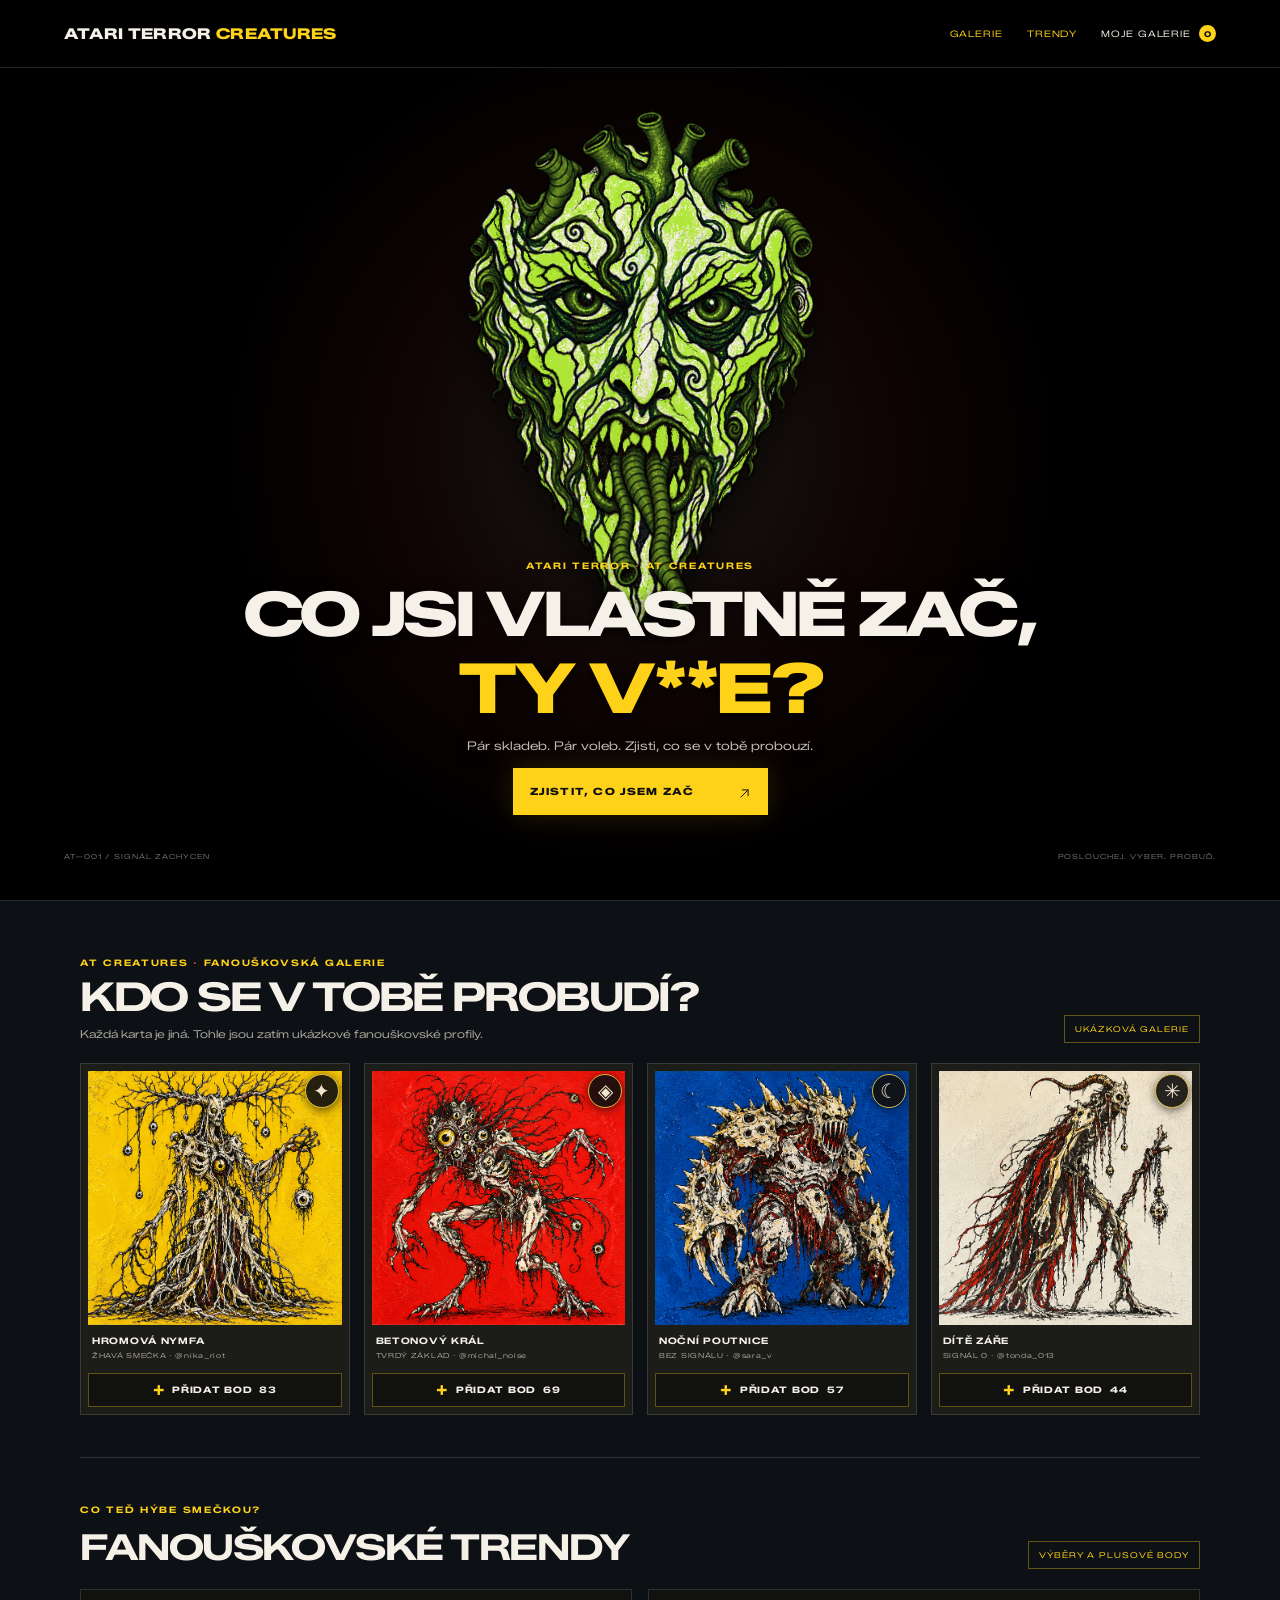
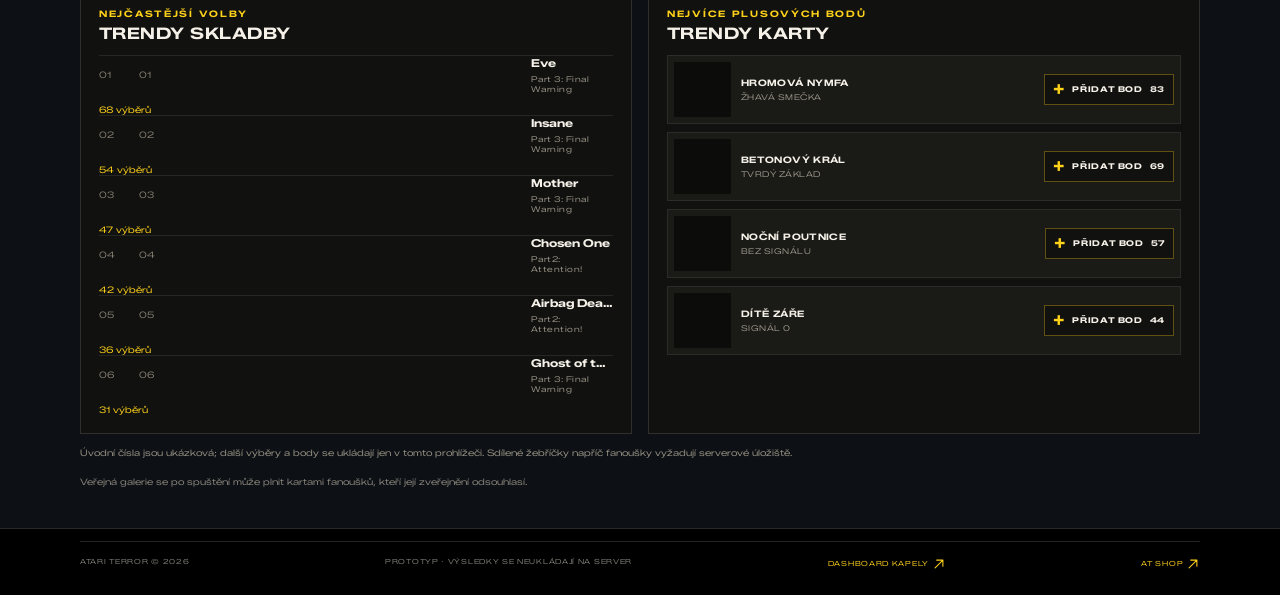
<file: index.html>
<!doctype html>
<html lang="cs">
<head>
  <meta charset="utf-8">
  <meta name="viewport" content="width=device-width, initial-scale=1">
  <meta http-equiv="refresh" content="0; url=at-creatures-prototype/">
  <title>Atari Terror Creatures</title>
  <link rel="canonical" href="at-creatures-prototype/">
</head>
<body>
  <p><a href="at-creatures-prototype/">Otevřít Atari Terror Creatures</a></p>
</body>
</html>
</file>
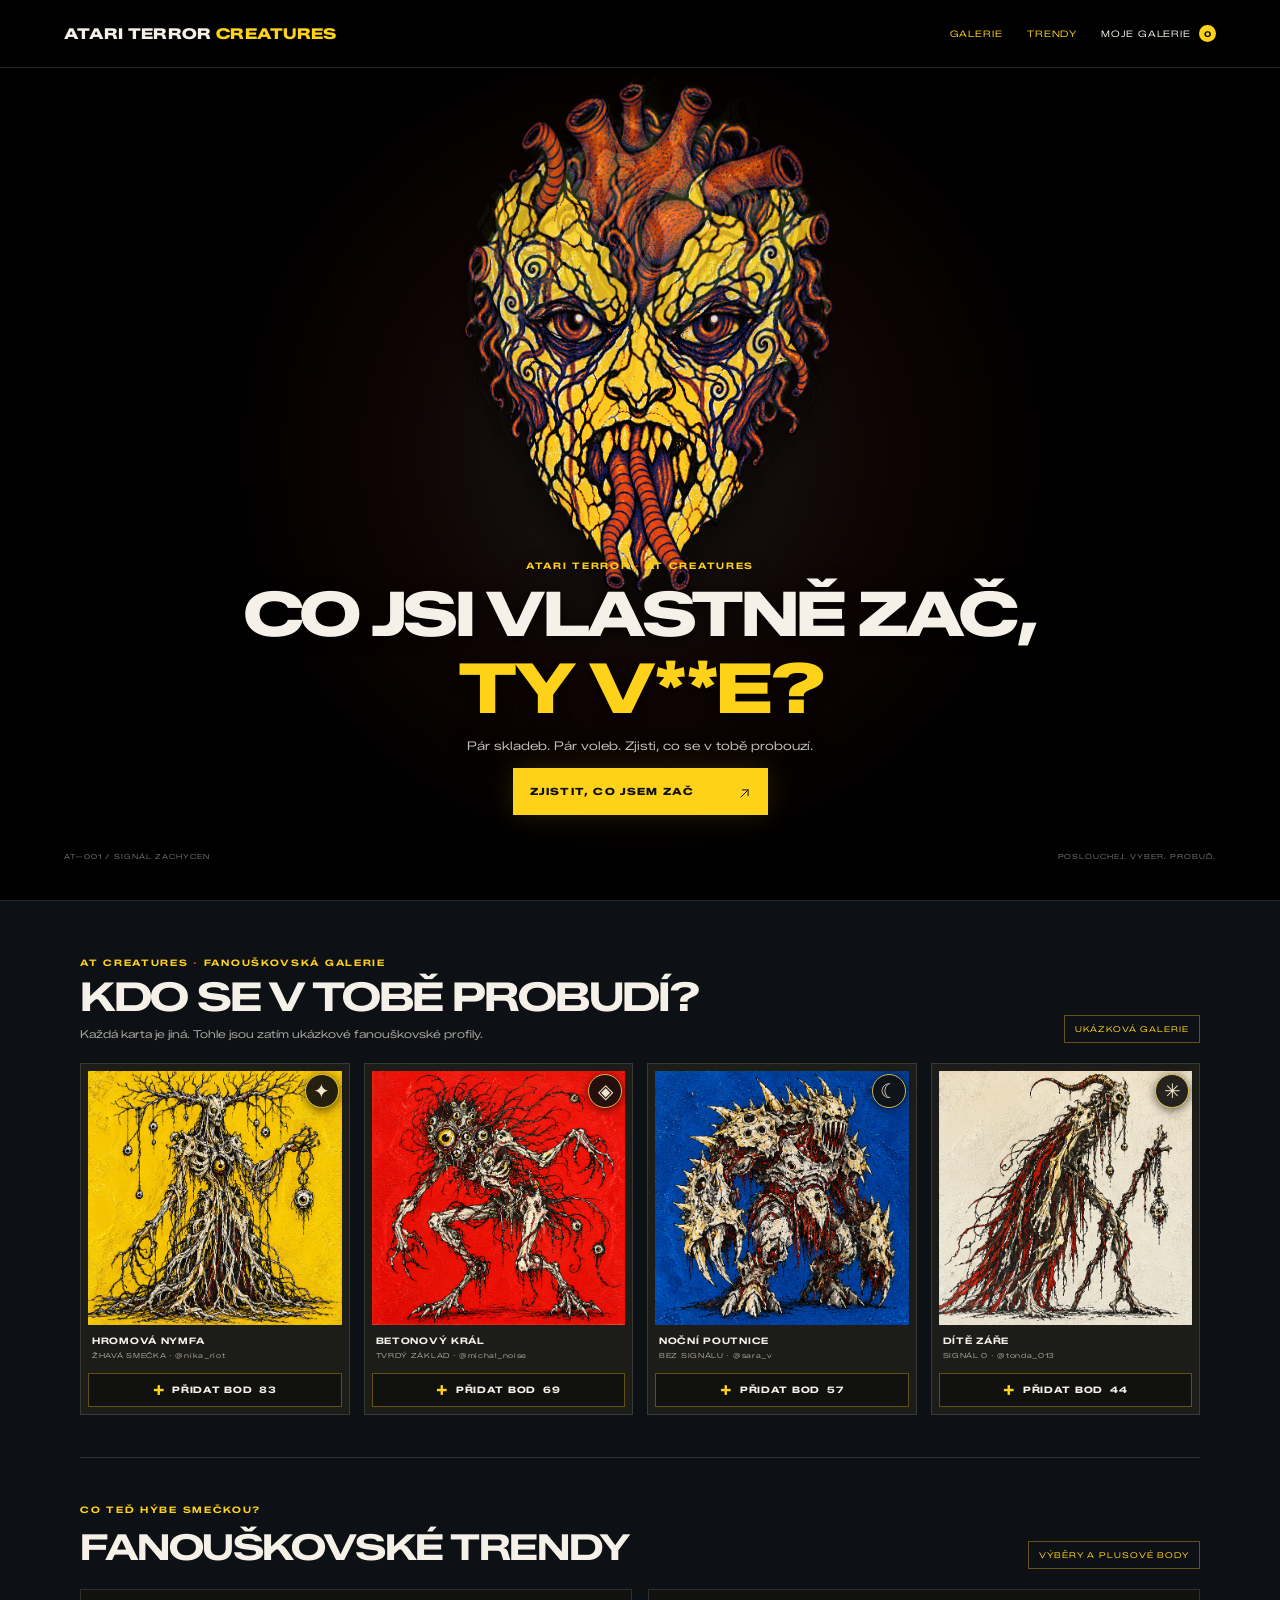
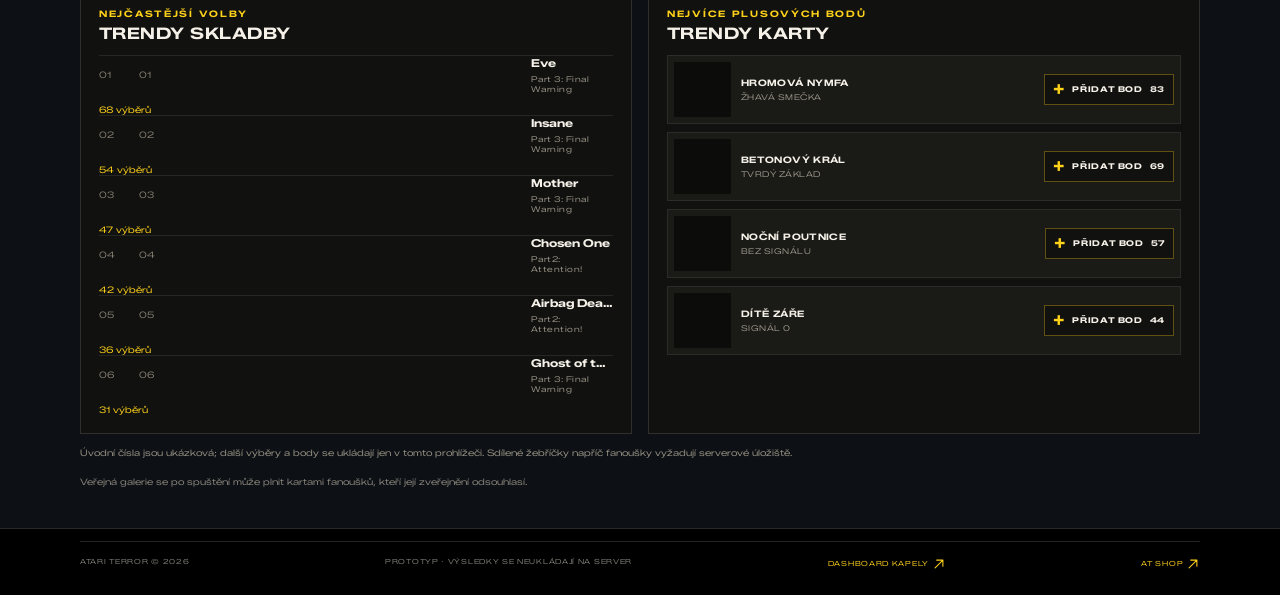
<file: at-creatures-prototype/index.html>
<!doctype html>
<html lang="cs">
<head>
  <meta charset="utf-8">
  <meta name="viewport" content="width=device-width, initial-scale=1">
  <meta name="theme-color" content="#123e78">
  <meta name="description" content="Co jsi vlastně zač, ty V**E? Vytvoř si vlastní Atari Terror bytost podle skladeb, které máš rád.">
  <meta property="og:type" content="website">
  <meta property="og:title" content="Co jsi vlastně zač, ty V**E?">
  <meta property="og:description" content="Vytvoř si vlastní Atari Terror bytost podle skladeb, které máš rád.">
  <meta name="twitter:card" content="summary_large_image">
  <meta name="twitter:title" content="Co jsi vlastně zač, ty V**E?">
  <meta name="twitter:description" content="Vytvoř si vlastní Atari Terror bytost podle skladeb, které máš rád.">
  <title>Co jsi vlastně zač, ty V**E? — Atari Terror Creatures</title>
  <link rel="icon" href="../work-web-preview/assets/images/atari-wordmark.png">
  <link rel="stylesheet" href="app.css">
</head>
<body>
  <header class="topbar">
    <a class="wordmark" id="brand-home" href="#landing-screen" aria-label="Atari Terror Creatures — zpět na úvod">ATARI TERROR <span>CREATURES</span></a>
    <div class="topbar-links"><button class="topbar-return" id="return-home" type="button" hidden>← ÚVOD</button><a class="topbar-community" href="#community-gallery">GALERIE</a><a class="topbar-community" href="#fan-trends">TRENDY</a><button class="topbar-gallery" id="open-gallery" type="button">MOJE GALERIE <span id="gallery-count">0</span></button></div>
  </header>

  <main class="landing-screen" id="landing-screen" aria-labelledby="landing-title">
    <div class="landing-aura" aria-hidden="true"></div>
    <div class="organism-orbit" aria-hidden="true"><div class="organism-turn">
      <canvas class="face-frame" id="intro-face" aria-label="Plynule se proměňující ilustrace bytosti"></canvas>
    </div></div>
    <div class="landing-copy"><p class="eyebrow">ATARI TERROR <span>·</span> AT CREATURES</p><h1 id="landing-title">CO JSI VLASTNĚ ZAČ,<br><em>TY V**E?</em></h1><p>Pár skladeb. Pár voleb. Zjisti, co se v tobě probouzí.</p><button class="primary-button landing-cta" id="start-app" type="button">ZJISTIT, CO JSEM ZAČ <span><svg class="line-arrow" viewBox="0 0 18 18" aria-hidden="true"><path d="M4 14 14 4M6 4h8v8"/></svg></span></button></div>
    <div class="landing-corners" aria-hidden="true"><span>AT—001 / SIGNÁL ZACHYCEN</span><span>POSLOUCHEJ. VYBER. PROBUĎ.</span></div>
  </main>

  <main class="shell" id="app-shell" hidden>
    <div class="app-heading"><p class="eyebrow">AT CREATURES <span>·</span> VYTVOŘ SI SVOU BYTOST</p></div>

    <nav class="steps" aria-label="Postup tvorby">
      <button class="step is-active" data-step-link="songs" type="button"><span>01</span> SKLADBY</button>
      <span class="step-line"></span>
      <button class="step" data-step-link="identity" type="button"><span>02</span> PODOBA</button>
      <span class="step-line"></span>
      <button class="step" data-step-link="result" type="button"><span>03</span> BYTOST</button>
    </nav>

    <section class="screen is-visible" id="screen-songs" data-screen="songs" aria-labelledby="songs-title">
      <div class="screen-heading">
        <div><p class="eyebrow">KROK 01 / 03</p><h2 id="songs-title">VYBER AŽ PĚT SKLADEB</h2><p class="muted">Které tě vystihují nejvíc? Můžeš vybrat i žádnou.</p></div>
        <div class="counter"><strong id="song-count">0</strong><span> / 5</span></div>
      </div>
      <div class="song-layout">
        <div><div class="song-list" id="song-list" role="group" aria-label="Výběr skladeb"></div><button class="spotify-unknown" id="unknown-song" type="button"><span class="spotify-launch" aria-hidden="true"><svg class="line-arrow" viewBox="0 0 18 18" aria-hidden="true"><path d="M4 14 14 4M6 4h8v8"/></svg></span> SKLADBU JEŠTĚ NEZNÁM, PUSŤ MI</button></div>
        <aside class="side-note song-side-panel"><p>Hudba je jen začátek. V další části zvolíš podobu a věk své bytosti.</p><div class="sound-mark" aria-hidden="true"><span></span><span></span><span></span><span></span><span></span><span></span><span></span></div><div class="song-side-actions"><button class="primary-button" data-next="identity" type="button">POKRAČOVAT <span><svg class="line-arrow" viewBox="0 0 18 18" aria-hidden="true"><path d="M4 14 14 4M6 4h8v8"/></svg></span></button><button class="text-button" id="skip-songs" type="button">PŘESKOČIT VÝBĚR <span><svg class="line-arrow" viewBox="0 0 18 18" aria-hidden="true"><path d="M4 14 14 4M6 4h8v8"/></svg></span></button></div></aside>
      </div>
    </section>

    <section class="screen" id="screen-identity" data-screen="identity" aria-labelledby="identity-title" hidden>
      <div class="screen-heading"><div><p class="eyebrow">KROK 02 / 03</p><h2 id="identity-title">JAKOU MÁ MÍT PODOBU?</h2><p class="muted">Vyber si podobu a věkovou kategorii. Nebo nech překvapit nás.</p></div></div>
      <div class="identity-grid">
        <fieldset class="choice-field"><legend>POVaha / VZHLED</legend><div class="choice-grid" id="presentation-choices">
          <label class="choice"><input type="radio" name="presentation" value="maskulinní" checked><span class="choice-symbol">M</span><span>Maskulinní</span></label>
          <label class="choice"><input type="radio" name="presentation" value="femininní"><span class="choice-symbol">F</span><span>Femininní</span></label>
          <label class="choice"><input type="radio" name="presentation" value="androgynní"><span class="choice-symbol">A</span><span>Androgynní</span></label>
          <label class="choice"><input type="radio" name="presentation" value="náhodná"><span class="choice-symbol">?</span><span>Překvap mě</span></label>
        </div></fieldset>
        <fieldset class="choice-field"><legend>VĚK BYTOSTI</legend><div class="age-grid" id="age-choices">
          <label class="age-choice"><input type="radio" name="age" value="mládě"><span>MLÁDĚ</span><small>0–12</small></label>
          <label class="age-choice"><input type="radio" name="age" value="teenager"><span>TEEN</span><small>13–19</small></label>
          <label class="age-choice"><input type="radio" name="age" value="mladá krev" checked><span>MLADÁ KREV</span><small>20–35</small></label>
          <label class="age-choice"><input type="radio" name="age" value="zkušená síla"><span>ZKUŠENÁ SÍLA</span><small>36–59</small></label>
          <label class="age-choice"><input type="radio" name="age" value="stará duše"><span>STARÁ DUŠE</span><small>60+</small></label>
          <label class="age-choice"><input type="radio" name="age" value="náhodný věk"><span>NECHÁM TO NA VÁS</span><small>bez limitu</small></label>
        </div></fieldset>
      </div>
      <div class="question-row"><div><p class="eyebrow">JEŠTĚ JEDNA VĚC</p><h3>CO JE TI BLÍŽ?</h3></div><div class="segmented" role="group" aria-label="Osobnostní ladění"><button class="segment is-selected" type="button" data-vibe="chaos" aria-pressed="true">CHAOS</button><button class="segment" type="button" data-vibe="klid" aria-pressed="false">KLID</button><button class="segment" type="button" data-vibe="kontrola" aria-pressed="false">KONTROLA</button><button class="segment" type="button" data-vibe="boj" aria-pressed="false">BOJ</button><button class="segment" type="button" data-vibe="noc" aria-pressed="false">NOC</button><button class="segment" type="button" data-vibe="den" aria-pressed="false">DEN</button><button class="segment" type="button" data-vibe="jedno" aria-pressed="false">JE MI TO JEDNO</button></div></div>
      <div class="screen-actions"><button class="text-button" data-back="songs" type="button">← ZPĚT KE SKLADBÁM</button><button class="primary-button" data-next="result" type="button">VYTVOŘIT BYTOST <span><svg class="line-arrow" viewBox="0 0 18 18" aria-hidden="true"><path d="M4 14 14 4M6 4h8v8"/></svg></span></button></div>
    </section>

    <section class="screen result-screen" id="screen-result" data-screen="result" aria-labelledby="result-title" hidden>
      <div class="result-topline"><div><p class="eyebrow">KROK 03 / 03 <span>·</span> TVŮJ OSOBNÍ EXEMPLÁŘ</p><p class="muted" id="result-origin">Vytvořeno z tvých voleb</p></div><button class="text-button reroll" id="reroll" type="button">VYGENEROVAT ZNOVU ↻</button></div>
      <div class="result-grid">
        <div class="creature-stage" id="creature-stage" aria-label="Ilustrace vytvořené bytosti">
          <div class="creature-backdrop"></div><div class="creature-glow"></div>
          <div class="creature-art" id="creature-art" aria-hidden="true"></div>
          <div class="stage-caption"><span id="creature-code">AT—001</span><span>ATARI TERROR / ARCHIVE</span></div>
        </div>
        <div class="result-copy"><p class="eyebrow" id="creature-class">NOČNÍ SIGNÁL · HLÍDAČ</p><h2 id="result-title">REZAVÝ<br><em>PROROK</em></h2><p class="creature-quote" id="creature-quote">„Drží směr, i když se okolní svět rozpadá.“</p><p class="creature-desc" id="creature-desc">Zrozená z hluku a neústupnosti. Nečeká na povolení — ukáže cestu a jde první.</p><p class="song-interpretation" id="song-interpretation" hidden></p>
          <div class="result-tags"><span id="tag-age">MLADÁ KREV</span><span id="tag-presentation">MASKULINNÍ</span><span id="tag-vibe">CHAOS</span><span id="tag-sigil">ZNAK SMEČKY · ✦ JISKRA</span></div>
          <p class="sigil-invite">Tenhle znak sdílíš s dalšími fanoušky. Na koncertě ho hledej na kartách ostatních.</p>
          <div class="result-actions"><button class="primary-button" id="download-card" type="button">STÁHNOUT KARTU <span>↓</span></button><button class="secondary-button" id="like-current-card" type="button" aria-pressed="false">+1 <span>LÍBÍ SE MI</span> <b id="current-card-votes">0</b></button><button class="secondary-button" id="save-card" type="button">ULOŽIT DO GALERIE +</button><button class="secondary-button" id="share-card" type="button">SDÍLET <svg class="line-arrow" viewBox="0 0 18 18" aria-hidden="true"><path d="M4 14 14 4M6 4h8v8"/></svg></button></div>
          <p class="feedback" id="feedback" role="status" aria-live="polite"></p>
        </div>
      </div>
      <section class="outputs" aria-labelledby="outputs-title"><div class="outputs-heading"><div><p class="eyebrow">TVŮJ MOTIV MŮŽE ŽÍT DÁL</p><h3 id="outputs-title">VYBER SI VÝSTUP</h3></div><span class="free-label">KARTA KE STAŽENÍ ZDARMA</span></div><div class="output-grid">
        <article class="output-item"><div class="output-glyph glyph-logo">AT</div><div><h4>VLASTNÍ ZNAK</h4><p>Digitální logo tvé frakce.</p><button data-output="logo" type="button">STÁHNOUT ZNAK ↓</button></div></article>
        <article class="output-item"><div class="output-glyph glyph-poster">✳</div><div><h4>PLAKÁT</h4><p>Tvůj motiv ve formátu na výšku.</p><button data-output="poster" type="button">NÁHLED PLAKÁTU <svg class="line-arrow" viewBox="0 0 18 18" aria-hidden="true"><path d="M4 14 14 4M6 4h8v8"/></svg></button></div></article>
        <article class="output-item"><div class="output-glyph glyph-shirt">AT</div><div><h4>TRIČKO</h4><p>Tvůj motiv na tričku.</p><button data-output="shirt" type="button">NÁHLED A OBJEDNÁNÍ <svg class="line-arrow" viewBox="0 0 18 18" aria-hidden="true"><path d="M4 14 14 4M6 4h8v8"/></svg></button></div></article>
        <article class="output-item"><div class="output-glyph glyph-ticket">QR</div><div><h4>VSTUPENKA / SLEVOVKA</h4><p>Motiv, QR kód a ukázka slevy.</p><button data-output="ticket" type="button">ZOBRAZIT KARTU <svg class="line-arrow" viewBox="0 0 18 18" aria-hidden="true"><path d="M4 14 14 4M6 4h8v8"/></svg></button></div></article>
      </div></section>
      <div class="result-footer"><button class="text-button" data-back="identity" type="button">← UPRAVIT BYTOST</button></div>
    </section>
    <section class="screen gallery-screen" id="screen-gallery" data-screen="gallery" aria-labelledby="gallery-title" hidden>
      <div class="gallery-heading"><div><p class="eyebrow">AT CREATURES <span>·</span> TVÉ ULOŽENÉ VÝSLEDKY</p><h2 id="gallery-title">GALERIE KARET</h2><p class="muted">Jen tvoje vygenerované karty. Uložené v tomto prohlížeči.</p></div><button class="text-button" id="close-gallery" type="button">← ZPĚT DO APLIKACE</button></div>
      <div class="gallery-grid" id="gallery-grid" aria-live="polite"></div>
      <p class="gallery-empty" id="gallery-empty" hidden>Zatím tu nejsou žádné karty. Vytvoř si bytost a ulož její kartu do galerie.</p>
    </section>
  </main>
  <section class="community-gallery" id="community-gallery" aria-labelledby="community-gallery-title">
    <div class="community-gallery-inner">
      <div class="community-gallery-heading"><div><p class="eyebrow">AT CREATURES <span>·</span> FANOUŠKOVSKÁ GALERIE</p><h2 id="community-gallery-title">KDO SE V TOBĚ PROBUDÍ?</h2><p>Každá karta je jiná. Tohle jsou zatím ukázkové fanouškovské profily.</p></div><span class="gallery-demo-label">UKÁZKOVÁ GALERIE</span></div>
      <div class="community-gallery-grid" id="community-gallery-grid" aria-live="polite"></div>
      <section class="fan-trends" id="fan-trends" aria-labelledby="fan-trends-title">
        <div class="fan-trends-heading"><div><p class="eyebrow">CO TEĎ HÝBE SMEČKOU?</p><h2 id="fan-trends-title">FANOUŠKOVSKÉ TRENDY</h2></div><span class="gallery-demo-label">VÝBĚRY A PLUSOVÉ BODY</span></div>
        <div class="fan-trends-grid">
          <article class="trend-panel"><div class="trend-panel-heading"><p class="eyebrow">NEJČASTĚJŠÍ VOLBY</p><h3>TRENDY SKLADBY</h3></div><ol class="trending-track-list" id="trending-tracks"></ol></article>
          <article class="trend-panel"><div class="trend-panel-heading"><p class="eyebrow">NEJVÍCE PLUSOVÝCH BODŮ</p><h3>TRENDY KARTY</h3></div><div class="trending-card-list" id="trending-cards"></div></article>
        </div>
        <p class="trends-data-note">Úvodní čísla jsou ukázková; další výběry a body se ukládají jen v tomto prohlížeči. Sdílené žebříčky napříč fanoušky vyžadují serverové úložiště.</p>
      </section>
      <p class="community-gallery-note">Veřejná galerie se po spuštění může plnit kartami fanoušků, kteří její zveřejnění odsouhlasí.</p>
    </div>
  </section>
  <footer class="site-footer"><span>ATARI TERROR © 2026</span><span>PROTOTYP · VÝSLEDKY SE NEUKLÁDAJÍ NA SERVER</span><a href="dashboard.html">DASHBOARD KAPELY <svg class="line-arrow" viewBox="0 0 18 18" aria-hidden="true"><path d="M4 14 14 4M6 4h8v8"/></svg></a><a href="../at-shop-preview/index.html">AT SHOP <svg class="line-arrow" viewBox="0 0 18 18" aria-hidden="true"><path d="M4 14 14 4M6 4h8v8"/></svg></a></footer>
  <dialog class="preview-dialog" id="preview-dialog"><button class="dialog-close" id="dialog-close" aria-label="Zavřít náhled">×</button><div id="dialog-content"></div></dialog>
  <script src="assets/intro-face-data.js" defer></script>
  <script src="song-profiles.js" defer></script>
  <script src="app.js" defer></script>
</body>
</html>
</file>
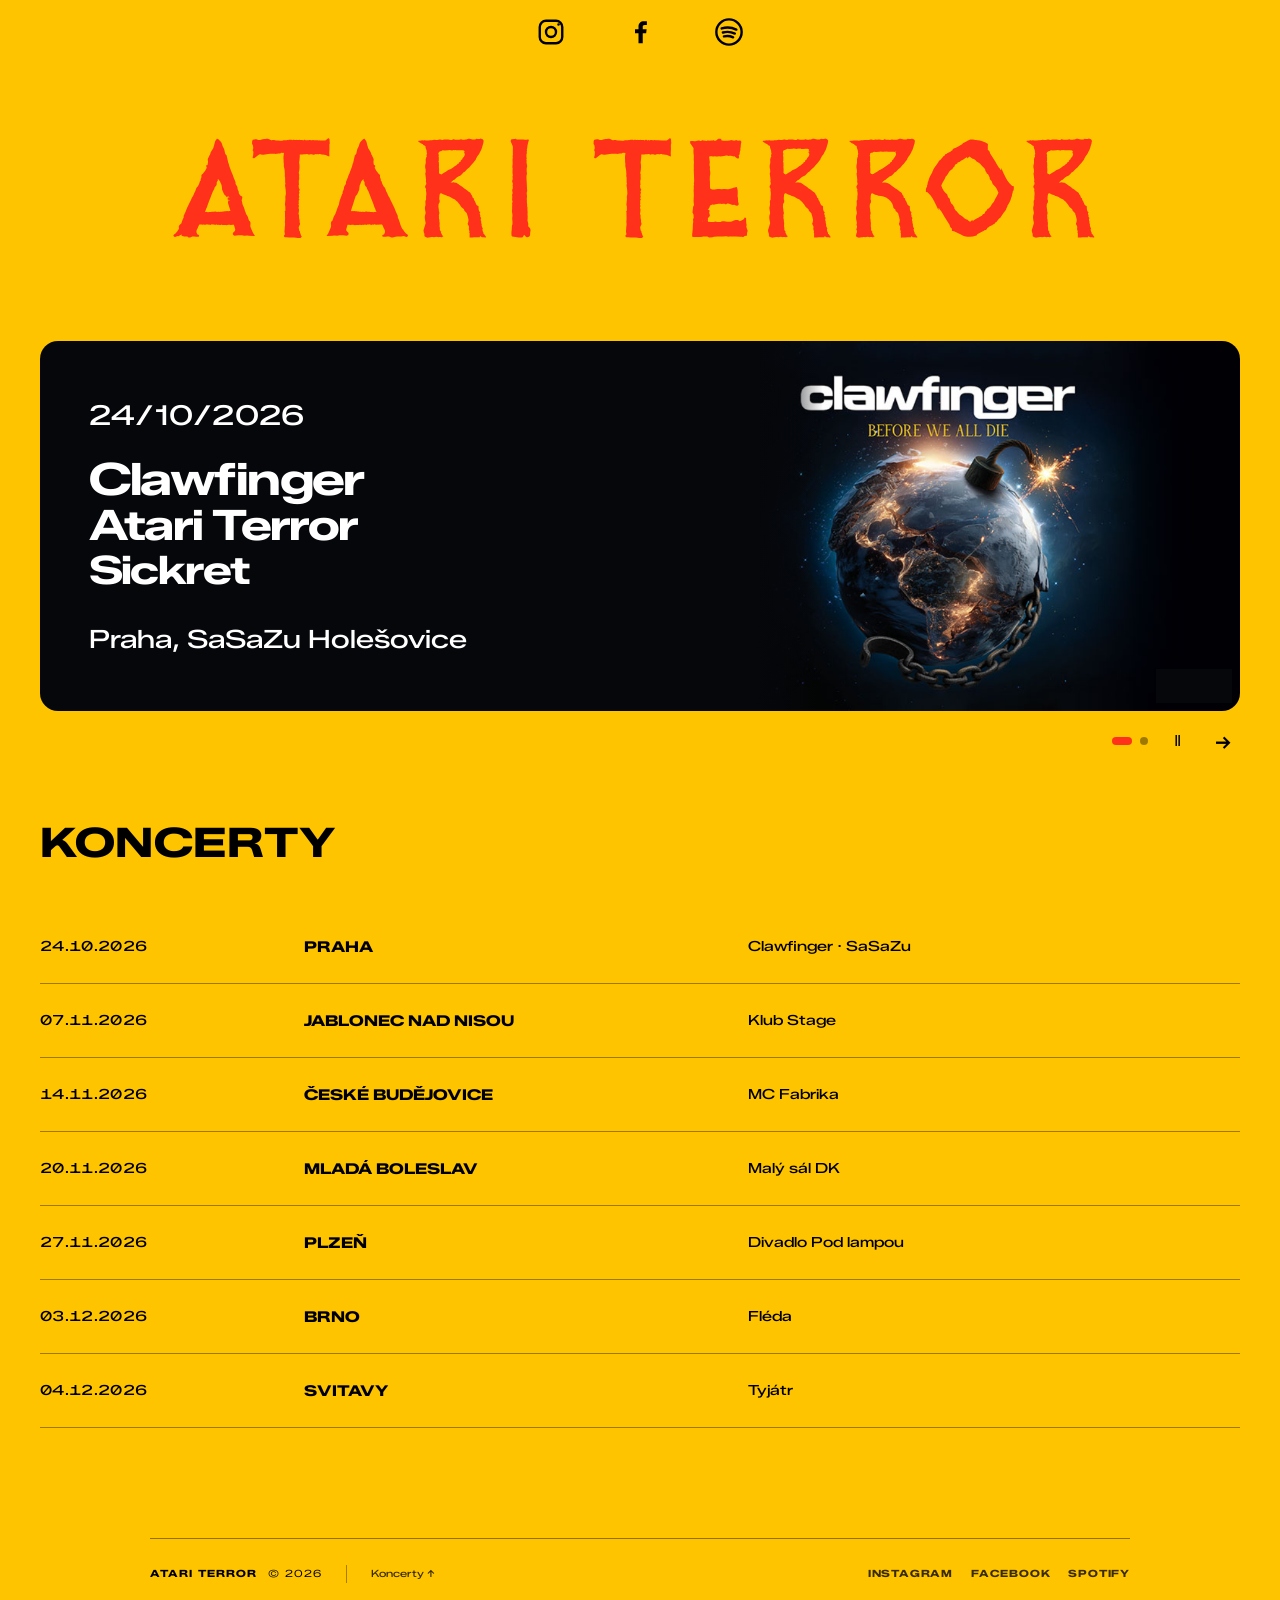
<file: work-web-preview/index.html>
<!doctype html>
<html lang="cs">
<head>
  <meta charset="utf-8">
  <meta name="viewport" content="width=device-width, initial-scale=1">
  <meta name="theme-color" content="#FFC400">
  <title>Atari Terror — Believer LP & koncerty</title>
  <meta name="description" content="Atari Terror — Believer na LP, nová deska a koncerty na podzim a v zimě 2026.">
  <meta property="og:title" content="Atari Terror — Believer LP & koncerty">
  <meta property="og:description" content="Believer na LP. Nová deska se chystá. Podzimní a zimní koncerty Atari Terror.">
  <meta property="og:type" content="website">
  <link rel="icon" href="assets/images/atari-wordmark.png">
  <link rel="preconnect" href="https://fonts.googleapis.com">
  <link rel="preconnect" href="https://fonts.gstatic.com" crossorigin>
  <link href="https://fonts.googleapis.com/css2?family=Zalando+Sans+Expanded:wght@400;500;600;700;800;900&display=swap" rel="stylesheet">
  <link rel="stylesheet" href="styles.css?v=carousel-clean-20261007">
</head>
<body>
  <main>
    <header class="topbar page-width">
      <nav class="top-nav" aria-label="Sociální sítě Atari Terror">
        <a class="social-link" href="https://www.instagram.com/atari_terror_oficialni/" target="_blank" rel="noopener noreferrer" aria-label="Instagram Atari Terror">
          <svg viewBox="0 0 24 24" aria-hidden="true"><rect x="3" y="3" width="18" height="18" rx="5"/><circle cx="12" cy="12" r="4"/><circle class="social-dot" cx="18" cy="6" r="1"/></svg>
        </a>
        <a class="social-link facebook-link" href="https://www.facebook.com/atariterror/" target="_blank" rel="noopener noreferrer" aria-label="Facebook Atari Terror">
          <svg viewBox="0 0 24 24" aria-hidden="true"><path d="M14.2 21v-8h2.7l.4-3.2h-3.1v-2c0-.9.3-1.5 1.6-1.5h1.7V3.4c-.3 0-1.3-.1-2.5-.1-2.5 0-4.2 1.5-4.2 4.3v2.2H8v3.2h2.8v8z"/></svg>
        </a>
        <a class="social-link spotify-link" href="https://open.spotify.com/artist/7tuvvz0x2oNyY8JTXRcqmp" target="_blank" rel="noopener noreferrer" aria-label="Atari Terror na Spotify">
          <svg viewBox="0 0 24 24" aria-hidden="true"><circle cx="12" cy="12" r="9.5"/><path d="M6.5 9.3c3.7-1.1 7.7-.8 11 .9M7.4 12.4c3-.8 6.3-.5 9 .8M8.2 15.3c2.4-.6 4.8-.3 6.9.7"/></svg>
        </a>
      </nav>
    </header>

    <section class="hero" id="hero" aria-labelledby="hero-title">
      <div class="hero-inner page-width">
        <h1 class="brand" id="hero-title"><img src="assets/images/at-logo-2.svg" alt="Atari Terror"></h1>
      </div>
    </section>

    <section class="carousel-section" aria-label="Aktuality Atari Terror">
      <div class="carousel page-width" data-carousel aria-roledescription="carousel">
        <div class="carousel-viewport">
          <div class="carousel-track">
            <article class="carousel-slide clawfinger-slide" aria-roledescription="slide" aria-label="1 z 2: Clawfinger, Atari Terror a Sickret">
              <div class="slide-copy event-copy">
                <p class="event-date">24/10/2026</p>
                <h2><span class="act-headliner">Clawfinger</span><span class="act-support">Atari Terror</span><span class="act-support act-secondary">Sickret</span></h2>
                <p class="event-venue">Praha, SaSaZu Holešovice</p>
              </div>
              <div class="clawfinger-art" role="img" aria-label="Grafika Clawfinger — Before We All Die"></div>
            </article>

            <article class="carousel-slide album-slide" aria-roledescription="slide" aria-label="2 z 2: Nová deska">
              <figure class="album-art">
                <img src="assets/images/believer-lp.jpeg" alt="Vinylové vydání Believer: obal Atari Terror a zelená gramofonová deska">
              </figure>
              <div class="slide-copy album-copy">
                <p class="stripe-kicker">Atari Terror · 2026</p>
                <h2>NEW ALBUM STATUS</h2>
                <p>Working in Studiooo</p>
              </div>
            </article>
          </div>
        </div>

        <div class="carousel-controls" aria-label="Ovládání carouselu">
          <div class="carousel-pagination" role="group" aria-label="Vybrat položku carouselu">
            <button class="carousel-dot is-active" type="button" data-slide-to="0" aria-label="Zobrazit koncert Clawfinger" aria-current="true"></button>
            <button class="carousel-dot" type="button" data-slide-to="1" aria-label="Zobrazit novou desku" aria-current="false"></button>
          </div>
          <button class="carousel-toggle" type="button" data-toggle aria-label="Pozastavit automatický posun">Ⅱ</button>
          <button class="carousel-arrow" type="button" data-next aria-label="Další položka">→</button>
        </div>
      </div>
    </section>

    <section class="gigs" id="gigs" aria-labelledby="gigs-title">
      <div class="gigs-inner">
        <div class="gigs-heading">
          <h2 id="gigs-title">KONCERTY</h2>
        </div>

        <div class="gig-list" role="list" aria-label="Koncerty Atari Terror">
          <article class="gig" role="listitem"><time datetime="2026-10-24">24.10.2026</time><strong>Praha</strong><span>Clawfinger · SaSaZu</span><span class="gig-arrow" aria-hidden="true">↗</span></article>
          <article class="gig" role="listitem"><time datetime="2026-11-07">07.11.2026</time><strong>Jablonec nad Nisou</strong><span>Klub Stage</span><span class="gig-arrow" aria-hidden="true">↗</span></article>
          <article class="gig" role="listitem"><time datetime="2026-11-14">14.11.2026</time><strong>České Budějovice</strong><span>MC Fabrika</span><span class="gig-arrow" aria-hidden="true">↗</span></article>
          <article class="gig" role="listitem"><time datetime="2026-11-20">20.11.2026</time><strong>Mladá Boleslav</strong><span>Malý sál DK</span><span class="gig-arrow" aria-hidden="true">↗</span></article>
          <article class="gig" role="listitem"><time datetime="2026-11-27">27.11.2026</time><strong>Plzeň</strong><span>Divadlo Pod lampou</span><span class="gig-arrow" aria-hidden="true">↗</span></article>
          <article class="gig" role="listitem"><time datetime="2026-12-03">03.12.2026</time><strong>Brno</strong><span>Fléda</span><span class="gig-arrow" aria-hidden="true">↗</span></article>
          <article class="gig" role="listitem"><time datetime="2026-12-04">04.12.2026</time><strong>Svitavy</strong><span>Tyjátr</span><span class="gig-arrow" aria-hidden="true">↗</span></article>
        </div>
      </div>
    </section>

    <footer class="site-footer">
      <a href="#hero" class="footer-brand">ATARI TERROR <span>© 2026</span></a>
      <span class="footer-line" aria-hidden="true"></span>
      <a href="#gigs">Koncerty <span aria-hidden="true">↑</span></a>
      <div class="footer-socials"><a href="https://www.instagram.com/atari_terror_oficialni/" target="_blank" rel="noopener noreferrer">Instagram</a><a href="https://www.facebook.com/atariterror/" target="_blank" rel="noopener noreferrer">Facebook</a><a href="https://open.spotify.com/artist/7tuvvz0x2oNyY8JTXRcqmp" target="_blank" rel="noopener noreferrer">Spotify</a></div>
    </footer>
  </main>
  <script src="carousel.js?v=carousel-clean-20261007" defer></script>
</body>
</html>
</file>
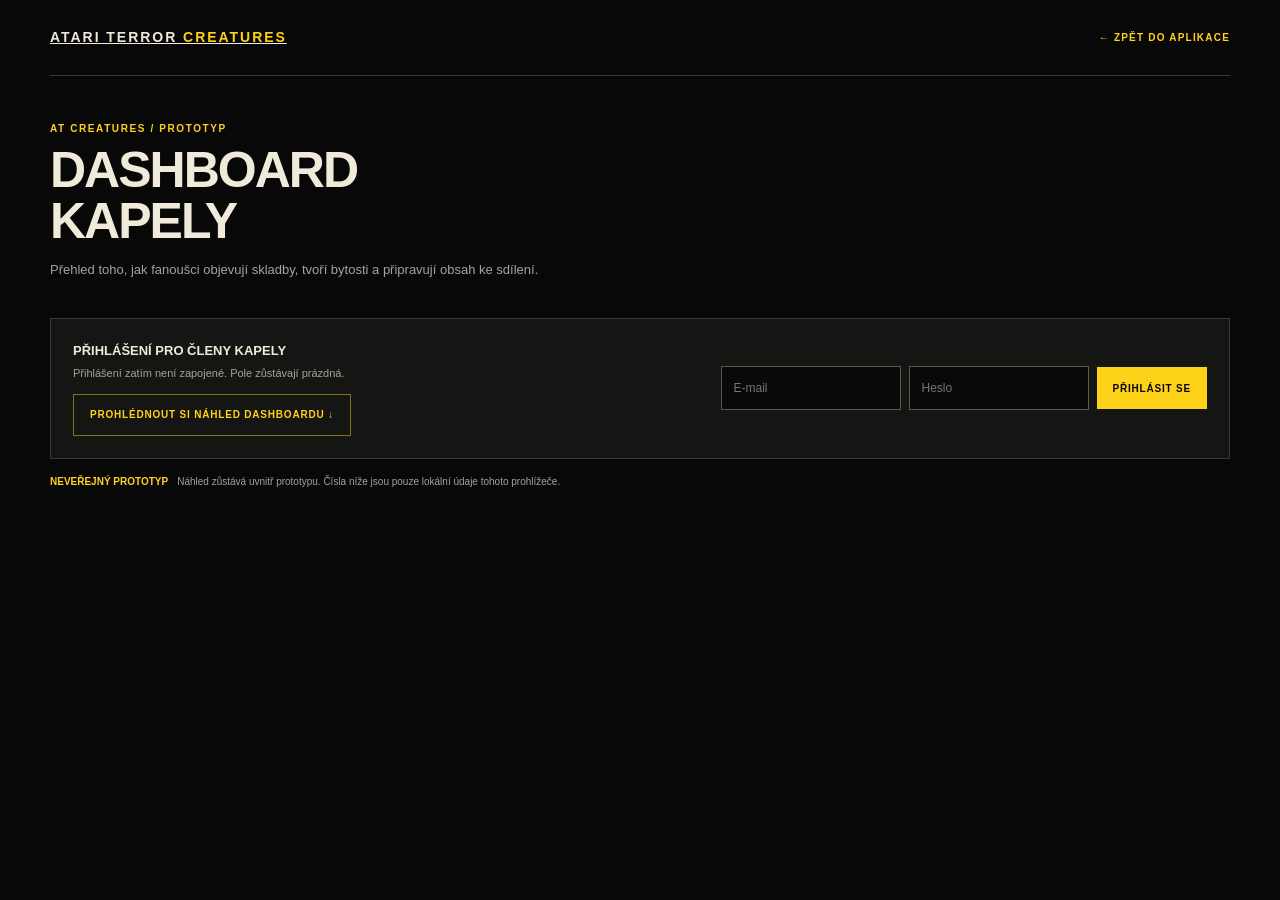
<file: at-creatures-prototype/dashboard.html>
<!doctype html>
<html lang="cs">
<head>
  <meta charset="utf-8">
  <meta name="viewport" content="width=device-width, initial-scale=1">
  <meta name="theme-color" content="#080808">
  <title>AT Creatures — dashboard kapely</title>
  <style>
    :root{color-scheme:dark;--bg:#080808;--panel:#151513;--line:#393832;--yellow:#ffd21a;--paper:#f0eadb;--muted:#a8a397;--red:#da4938}
    *{box-sizing:border-box}body{margin:0;background:var(--bg);color:var(--paper);font:14px/1.5 Arial,sans-serif}a{color:inherit}.wrap{width:min(1180px,calc(100% - 44px));margin:auto}.top{height:76px;border-bottom:1px solid var(--line);display:flex;align-items:center;justify-content:space-between}.brand{font-size:14px;font-weight:900;letter-spacing:.14em}.brand span{color:var(--yellow)}.back{color:var(--yellow);text-decoration:none;font-size:10px;font-weight:800;letter-spacing:.12em}.intro{padding:45px 0 25px}.eyebrow{margin:0 0 9px;color:var(--yellow);font-size:10px;font-weight:900;letter-spacing:.16em}.intro h1{margin:0;font-size:clamp(28px,5vw,50px);line-height:1.02;letter-spacing:-.04em}.intro p:last-child{max-width:700px;color:var(--muted);font-size:13px}.login{display:grid;grid-template-columns:1fr auto;gap:24px;align-items:center;padding:22px;background:var(--panel);border:1px solid var(--line)}.login-copy strong{display:block;font-size:13px}.login-copy p{margin:5px 0 0;color:var(--muted);font-size:11px}.login-form{display:flex;gap:8px;align-items:center}.login-form input{width:180px;padding:12px;background:#090909;color:var(--paper);border:1px solid #59574f;font:inherit;font-size:12px}.login-form button,.preview-button{min-height:42px;border:0;background:var(--yellow);color:#080808;padding:0 16px;font-size:10px;font-weight:900;letter-spacing:.08em;cursor:pointer}.preview-button{margin-top:12px;background:transparent;color:var(--yellow);border:1px solid #83721c}.notice{display:flex;gap:9px;align-items:center;margin-top:15px;color:var(--muted);font-size:10px}.notice b{color:var(--yellow)}.dash{display:none;padding:30px 0 70px}.dash.open{display:block}.dash-head{display:flex;align-items:end;justify-content:space-between;gap:16px;margin-bottom:16px}.dash-head h2{margin:0;font-size:24px}.demo-tag{padding:7px 9px;border:1px solid #79671b;color:var(--yellow);font-size:9px;font-weight:800;letter-spacing:.1em}.grid{display:grid;grid-template-columns:repeat(4,1fr);gap:10px}.metric,.panel{background:var(--panel);border:1px solid var(--line);padding:18px}.metric-label{color:var(--muted);font-size:9px;font-weight:800;letter-spacing:.1em}.metric-value{display:block;margin:9px 0 3px;font-size:34px;font-weight:800;line-height:1}.metric-note{color:var(--muted);font-size:10px}.dash-columns{display:grid;grid-template-columns:1.1fr .9fr;gap:10px;margin-top:10px}.panel h3{margin:0 0 5px;font-size:14px}.panel>p{margin:0 0 18px;color:var(--muted);font-size:10px}.rows{display:grid;gap:14px}.row{display:grid;grid-template-columns:minmax(105px,1fr) 2fr auto;gap:10px;align-items:center;font-size:11px}.bar{height:7px;background:#302e29;overflow:hidden}.bar i{display:block;height:100%;background:var(--yellow)}.empty{padding:14px;background:#0b0b0a;border-left:2px solid var(--red);color:var(--muted);font-size:11px}.event-list{display:grid;gap:8px}.event-line{display:flex;justify-content:space-between;gap:15px;padding-bottom:8px;border-bottom:1px solid #ffffff12;color:var(--muted);font-size:11px}.event-line b{color:var(--paper)}.footnote{margin:18px 0;color:var(--muted);font-size:10px}.footnote b{color:var(--yellow)}
    @media(max-width:780px){.login{grid-template-columns:1fr}.login-form{flex-wrap:wrap}.login-form input{flex:1;min-width:130px;width:auto}.grid{grid-template-columns:repeat(2,1fr)}.dash-columns{grid-template-columns:1fr}.dash-head{align-items:start;flex-direction:column}.row{grid-template-columns:minmax(90px,1fr) 1.3fr auto}.wrap{width:min(100% - 28px,1180px)}.top{height:64px}}
  </style>
</head>
<body>
  <header class="top wrap"><a class="brand" href="index.html">ATARI TERROR <span>CREATURES</span></a><a class="back" href="index.html">← ZPĚT DO APLIKACE</a></header>
  <main class="wrap">
    <section class="intro"><p class="eyebrow">AT CREATURES / PROTOTYP</p><h1>DASHBOARD<br>KAPELY</h1><p>Přehled toho, jak fanoušci objevují skladby, tvoří bytosti a připravují obsah ke sdílení.</p></section>
    <section class="login" aria-label="Přihlášení do dashboardu">
      <div class="login-copy"><strong>PŘIHLÁŠENÍ PRO ČLENY KAPELY</strong><p>Přihlášení zatím není zapojené. Pole zůstávají prázdná.</p><button class="preview-button" id="open-preview" type="button">PROHLÉDNOUT SI NÁHLED DASHBOARDU ↓</button></div>
      <form class="login-form" id="login-form"><input type="email" autocomplete="username" placeholder="E-mail" aria-label="E-mail"><input type="password" autocomplete="current-password" placeholder="Heslo" aria-label="Heslo"><button type="submit">PŘIHLÁSIT SE</button></form>
    </section>
    <p class="notice"><b>NEVEŘEJNÝ PROTOTYP</b><span>Náhled zůstává uvnitř prototypu. Čísla níže jsou pouze lokální údaje tohoto prohlížeče.</span></p>
    <section class="dash" id="dashboard" aria-labelledby="dash-title">
      <div class="dash-head"><div><p class="eyebrow">PŘEHLED AKTIVITY</p><h2 id="dash-title">CO SE DĚJE V CREATURES</h2></div><span class="demo-tag">LOKÁLNÍ NÁHLED · NEŽIVÁ DATA</span></div>
      <div class="grid">
        <article class="metric"><span class="metric-label">ZAČALI TVORBU</span><strong class="metric-value" id="starts">0</strong><span class="metric-note">otevření generátoru v tomto prohlížeči</span></article>
        <article class="metric"><span class="metric-label">DOKONČILI BYTOST</span><strong class="metric-value" id="creations">0</strong><span class="metric-note" id="completion-rate">bez dokončené tvorby</span></article>
        <article class="metric"><span class="metric-label">ODKAZY NA SPOTIFY</span><strong class="metric-value" id="spotify-clicks">0</strong><span class="metric-note">kliknutí ven, ne potvrzené přehrání</span></article>
        <article class="metric"><span class="metric-label">POTVRZENÁ SDÍLENÍ</span><strong class="metric-value" id="share-actions">0</strong><span class="metric-note">fanoušek potvrdil sdílení po zveřejnění</span></article>
      </div>
      <div class="dash-columns">
        <section class="panel"><h3>SKLADBY, KTERÉ FANOUŠCI VYBÍRALI</h3><p>Počítá se výběr odeslaný při tvorbě bytosti.</p><div class="rows" id="song-ranks"></div></section>
        <section class="panel"><h3>KAM BYTOSTI OPRAVDU SDÍLELI</h3><p>Rozpad podle sítě, kterou fanoušek potvrdil po zveřejnění příspěvku.</p><div class="event-list" id="share-breakdown"></div></section>
      </div>
      <div class="dash-columns">
        <section class="panel"><h3>CESTA APLIKACÍ</h3><p>Základní signály, které ukazují, kde se zážitek přerušuje.</p><div class="event-list" id="funnel"></div></section>
        <section class="panel"><h3>JAK SE SDÍLENÍ ZAZNAMENÁ</h3><p>Prototyp neumí ověřit příspěvek přímo na sociální síti.</p><div class="empty">Po zveřejnění fanoušek v aplikaci potvrdí, že kartu sdílel, a vybere síť. Dashboard pak ukáže tato potvrzení. Pro souhrn od více lidí bude potřeba serverové měření.</div></section>
      </div>
      <p class="footnote"><b>Prototypové měření:</b> události se ukládají pouze do localStorage tohoto prohlížeče. Neodesílají se na server a nepředstavují skutečnou návštěvnost kapely.</p>
    </section>
  </main>
  <script>
    const key='at-creatures-analytics-v1';
    const readEvents=()=>{try{return JSON.parse(localStorage.getItem(key)||'[]')}catch{return[]}};
    const count=(events,type)=>events.filter(e=>e.type===type).length;
    const row=(label,value,max)=>`<div class="row"><span>${label}</span><div class="bar"><i style="width:${max?Math.max(3,Math.round(value/max*100)):0}%"></i></div><b>${value}</b></div>`;
    function render(){
      const events=readEvents();const starts=count(events,'app_started');const creations=count(events,'creature_created');const spotify=count(events,'spotify_outbound_click');const confirmedShares=events.filter(e=>e.type==='share_confirmed');
      document.querySelector('#starts').textContent=starts;document.querySelector('#creations').textContent=creations;document.querySelector('#spotify-clicks').textContent=spotify;document.querySelector('#share-actions').textContent=confirmedShares.length;
      document.querySelector('#completion-rate').textContent=starts?`${Math.round(creations/starts*100)} % zahájených tvorbou prošlo až k výsledku`:'zatím bez zahájených návštěv';
      const songs={};events.filter(e=>e.type==='songs_selected').forEach(e=>(e.tracks||[]).forEach(t=>songs[t]=(songs[t]||0)+1));
      const sorted=Object.entries(songs).sort((a,b)=>b[1]-a[1]).slice(0,8);const max=Math.max(0,...sorted.map(x=>x[1]));
      document.querySelector('#song-ranks').innerHTML=sorted.length?sorted.map(([name,n])=>row(name,n,max)).join(''):'<div class="empty">Výběry skladeb se objeví po vytvoření první bytosti s vybranou skladbou.</div>';
      const channelNames={instagram:'Instagram',facebook:'Facebook',whatsapp:'WhatsApp',tiktok:'TikTok',x:'X',other:'Jinde / zpráva'};
      const channels={};confirmedShares.forEach(e=>{const key=e.platform||'other';channels[key]=(channels[key]||0)+1});
      const channelRows=Object.entries(channels).sort((a,b)=>b[1]-a[1]).map(([key,n])=>`<div class="event-line"><span>${channelNames[key]||key}</span><b>${n}</b></div>`).join('');
      document.querySelector('#share-breakdown').innerHTML=channelRows||'<div class="empty">Zatím tu nejsou potvrzená sdílení. Příprava obrázku ani kopie popisku se do tohoto přehledu nepočítá.</div>';
      document.querySelector('#funnel').innerHTML=`<div class="event-line"><span>Začali tvorbu</span><b>${starts}</b></div><div class="event-line"><span>Vybrali skladby</span><b>${count(events,'songs_selected')}</b></div><div class="event-line"><span>Vytvořili bytost</span><b>${creations}</b></div><div class="event-line"><span>Potvrdili zveřejněné sdílení</span><b>${confirmedShares.length}</b></div>`;
    }
    document.querySelector('#open-preview').addEventListener('click',()=>{document.querySelector('#dashboard').classList.add('open');render();document.querySelector('#dashboard').scrollIntoView({behavior:'smooth',block:'start'})});
    document.querySelector('#login-form').addEventListener('submit',e=>{e.preventDefault();alert('Přihlášení v tomto prototypu zatím není zapojené. Náhled otevřete samostatným tlačítkem.')});
  </script>
</body>
</html>
</file>
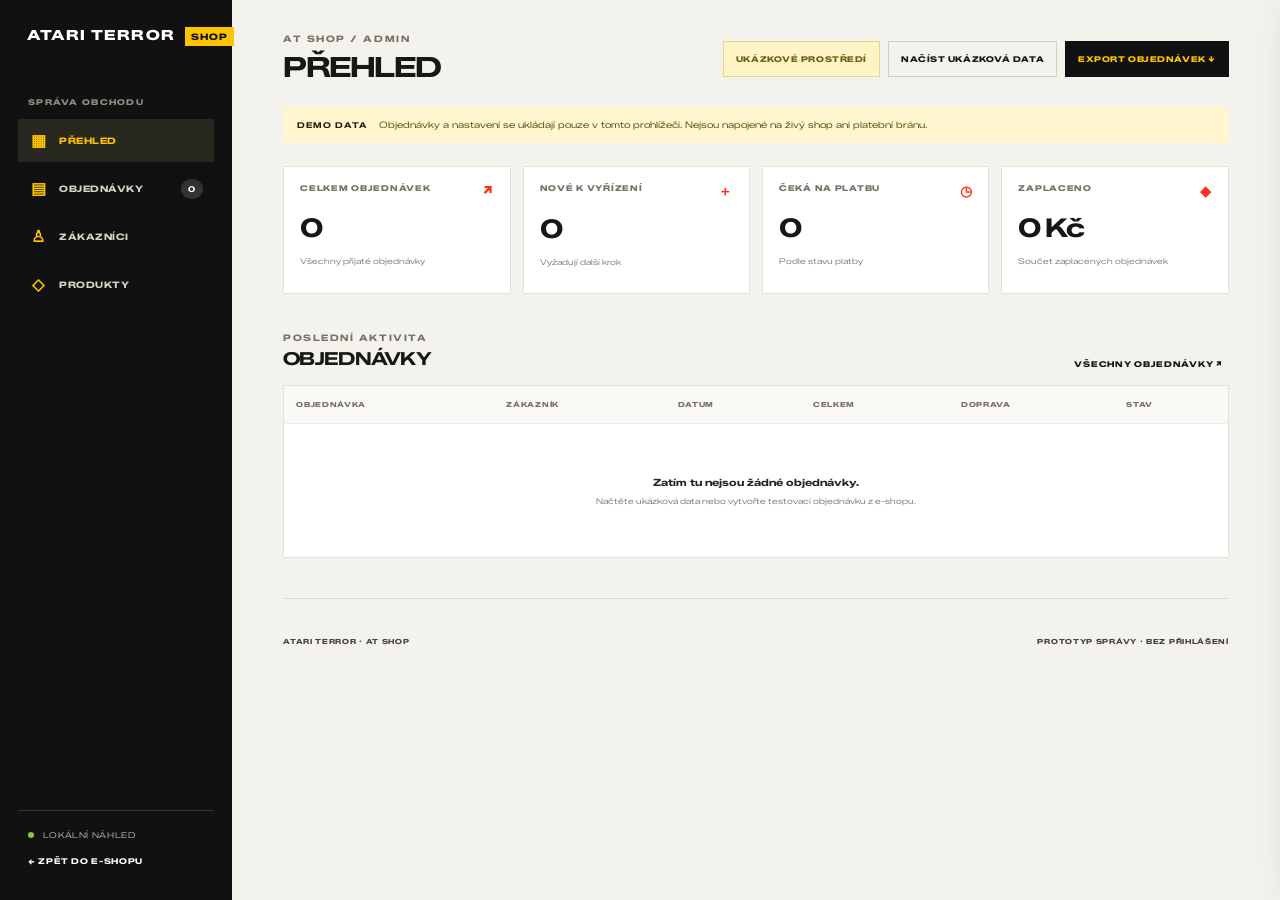
<file: at-shop-preview/admin.html>
<!doctype html>
<html lang="cs">
<head>
  <meta charset="utf-8">
  <meta name="viewport" content="width=device-width, initial-scale=1">
  <meta name="theme-color" content="#ffc400">
  <title>Správa e-shopu — ATARI TERROR</title>
  <link rel="stylesheet" href="styles.css">
</head>
<body class="admin-body">
  <div class="admin-shell">
    <aside class="admin-sidebar">
      <a class="wordmark" href="index.html">ATARI TERROR <span>SHOP</span></a>
      <p class="admin-label">SPRÁVA OBCHODU</p>
      <nav class="admin-nav" aria-label="Správa e-shopu">
        <button class="admin-nav-item active" data-view="overview"><span>▦</span>PŘEHLED</button>
        <button class="admin-nav-item" data-view="orders"><span>▤</span>OBJEDNÁVKY <b id="nav-order-count">0</b></button>
        <button class="admin-nav-item" data-view="buyers"><span>♙</span>ZÁKAZNÍCI</button>
        <button class="admin-nav-item" data-view="products"><span>◇</span>PRODUKTY</button>
      </nav>
      <div class="sidebar-bottom"><span class="online-dot"></span> LOKÁLNÍ NÁHLED<br><a href="index.html">← ZPĚT DO E-SHOPU</a></div>
    </aside>
    <main class="admin-main">
      <header class="admin-topbar"><div><p class="eyebrow">AT SHOP / ADMIN</p><h1 id="page-title">PŘEHLED</h1></div><div class="admin-actions"><span class="demo-chip">UKÁZKOVÉ PROSTŘEDÍ</span><button id="seed-data" class="admin-secondary">NAČÍST UKÁZKOVÁ DATA</button><button id="export-csv" class="admin-primary">EXPORT OBJEDNÁVEK ↓</button></div></header>
      <div class="demo-banner"><strong>DEMO DATA</strong><span>Objednávky a nastavení se ukládají pouze v tomto prohlížeči. Nejsou napojené na živý shop ani platební bránu.</span></div>
      <section class="admin-view active" id="view-overview">
        <div class="stat-grid" id="stats"></div>
        <div class="admin-section-head"><div><p class="eyebrow">POSLEDNÍ AKTIVITA</p><h2>OBJEDNÁVKY</h2></div><button class="text-button" data-goto="orders">VŠECHNY OBJEDNÁVKY ↗</button></div>
        <div class="table-wrap"><table><thead><tr><th>OBJEDNÁVKA</th><th>ZÁKAZNÍK</th><th>DATUM</th><th>CELKEM</th><th>DOPRAVA</th><th>STAV</th></tr></thead><tbody id="recent-orders"></tbody></table></div>
      </section>
      <section class="admin-view" id="view-orders">
        <div class="admin-section-head"><div><p class="eyebrow">SPRÁVA PRODEJE</p><h2>VŠECHNY OBJEDNÁVKY</h2></div><span class="result-count" id="orders-result-count"></span></div>
        <div class="table-tools"><label class="admin-search">⌕ <input id="order-search" type="search" placeholder="Hledat číslo, jméno nebo e-mail"></label><select id="status-filter" aria-label="Filtrovat podle stavu"><option value="all">Všechny stavy</option><option>Nová</option><option>Zaplacena</option><option>Čeká na platbu</option><option>K expedici</option><option>Odeslána</option><option>Zrušena</option></select><select id="shipping-filter" aria-label="Filtrovat podle dopravy"><option value="all">Všechny dopravy</option><option>Zásilkovna</option><option>Kurýr</option><option>Osobní odběr</option></select></div>
        <div class="table-wrap"><table><thead><tr><th>OBJEDNÁVKA</th><th>ZÁKAZNÍK</th><th>DATUM</th><th>POLOŽKY</th><th>CELKEM</th><th>DOPRAVA</th><th>PLATBA</th><th>STAV</th></tr></thead><tbody id="orders-table"></tbody></table></div>
      </section>
      <section class="admin-view" id="view-buyers">
        <div class="admin-section-head"><div><p class="eyebrow">KONTAKTNÍ PŘEHLED</p><h2>ZÁKAZNÍCI</h2></div><span class="result-count" id="buyers-result-count"></span></div>
        <div class="table-tools"><label class="admin-search">⌕ <input id="buyer-search" type="search" placeholder="Hledat jméno nebo e-mail"></label></div>
        <div class="table-wrap"><table><thead><tr><th>ZÁKAZNÍK</th><th>E-MAIL</th><th>OBJEDNÁVKY</th><th>CELKOVÁ HODNOTA</th><th>NAPOSLEDY OBJEDNAL</th></tr></thead><tbody id="buyers-table"></tbody></table></div>
      </section>
      <section class="admin-view" id="view-products">
        <div class="admin-section-head"><div><p class="eyebrow">KATALOG A PRODEJ</p><h2>PRODUKTY</h2></div><span class="result-count" id="products-result-count"></span></div>
        <p class="admin-note">Přepnutí dostupnosti se v tomto prototypu projeví také v zákaznickém katalogu otevřeném ve stejném prohlížeči. Skutečný sklad zatím není připojen.</p>
        <div class="table-wrap"><table><thead><tr><th>PRODUKT</th><th>KATEGORIE</th><th>CENA</th><th>REŽIM</th><th>DOSTUPNOST</th></tr></thead><tbody id="products-table"></tbody></table></div>
      </section>
      <footer class="admin-footer"><span>ATARI TERROR · AT SHOP</span><span>PROTOTYP SPRÁVY · BEZ PŘIHLÁŠENÍ</span></footer>
    </main>
  </div>
  <div class="admin-scrim" id="detail-scrim" hidden></div>
  <aside class="order-detail-panel" id="order-detail" aria-hidden="true"></aside>
  <div class="admin-toast" id="admin-toast" role="status" aria-live="polite"></div>
  <script src="admin.js" defer></script>
</body>
</html>
</file>
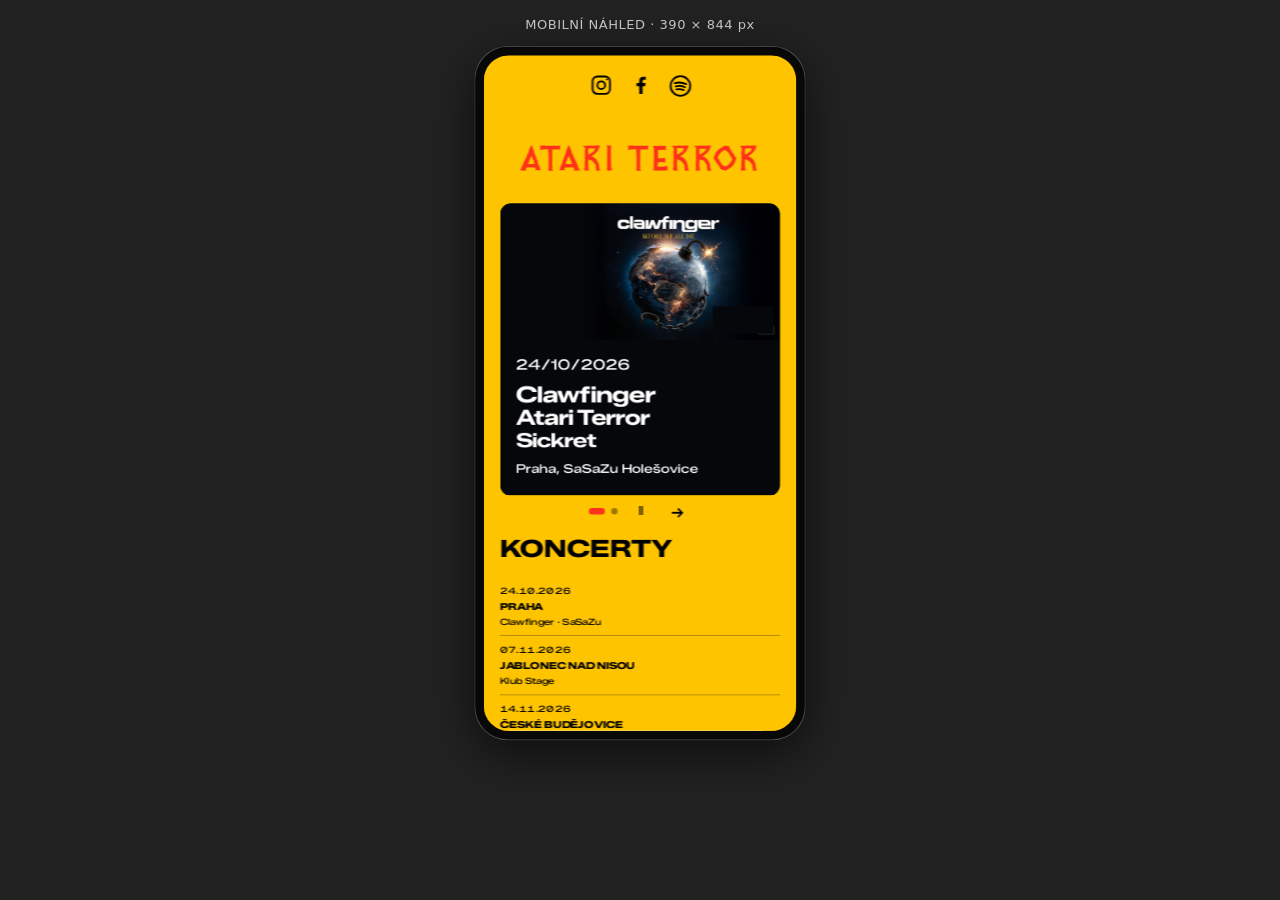
<file: work-web-preview/mobile-preview.html>
<!doctype html>
<html lang="cs">
<head>
  <meta charset="utf-8">
  <meta name="viewport" content="width=device-width, initial-scale=1">
  <meta name="theme-color" content="#222">
  <title>Atari Terror — mobilní náhled</title>
  <style>
    * { box-sizing: border-box; }
    html, body { min-height: 100%; }
    body {
      margin: 0;
      padding: 28px;
      display: grid;
      place-items: center;
      gap: 14px;
      background: #222;
      color: #f5f5f5;
      font: 500 13px/1.4 system-ui, sans-serif;
    }
    .preview { display: grid; justify-items: center; gap: 12px; }
    .label { margin: 0; opacity: .8; letter-spacing: .04em; }
    .device {
      width: 414px;
      height: 868px;
      padding: 12px;
      overflow: hidden;
      border-radius: 42px;
      background: #080808;
      box-shadow: 0 18px 60px #0009, inset 0 0 0 1px #555;
    }
    iframe {
      display: block;
      width: 390px;
      height: 844px;
      border: 0;
      border-radius: 31px;
      background: #FFC400;
    }
    @media (max-height: 940px) {
      body { padding-block: 16px; }
      .device { transform: scale(.8); transform-origin: top center; margin-bottom: -174px; }
    }
  </style>
</head>
<body>
  <main class="preview">
    <p class="label">MOBILNÍ NÁHLED · 390 × 844 px</p>
    <div class="device">
      <iframe src="index.html" title="Atari Terror v mobilním rozlišení 390 × 844 px"></iframe>
    </div>
  </main>
</body>
</html>
</file>
<file: at-creatures-prototype/app.css>
@import url('https://fonts.googleapis.com/css2?family=Zalando+Sans+Expanded:wght@400;500;600;700;800;900&display=swap');
:root{color-scheme:dark;--black:#10100f;--panel:#181816;--panel2:#20201d;--paper:#f5f1e8;--muted:#aaa79d;--line:#ffffff24;--yellow:#ffd21a;--red:#e64532;--font:'Zalando Sans Expanded',Arial,Helvetica,sans-serif}*{box-sizing:border-box}html{background:var(--black);scroll-behavior:smooth}body{margin:0;background:var(--black);color:var(--paper);font-family:var(--font),sans-serif;min-height:100vh}button,a,input{font:inherit}a{color:inherit}.topbar{height:68px;border-bottom:1px solid var(--line);display:flex;align-items:center;justify-content:space-between;padding:0 max(5vw,24px);gap:20px}.wordmark{text-decoration:none;font-weight:900;font-size:18px;letter-spacing:.02em}.wordmark span{color:var(--yellow)}.topbar-note,.topbar-home{font-size:9px;letter-spacing:.14em;color:var(--muted)}.topbar-note{display:flex;align-items:center;gap:9px}.topbar-note i{width:7px;height:7px;border-radius:50%;background:var(--red);box-shadow:0 0 13px #e6453270}.topbar-home{text-decoration:none}.topbar-home b{color:var(--yellow);font-size:15px;margin-left:6px}.shell{max-width:1120px;width:90%;margin:0 auto}.intro{display:flex;justify-content:space-between;align-items:flex-end;padding:52px 0 25px}.eyebrow{margin:0 0 10px;font-size:9px;letter-spacing:.19em;color:var(--yellow);font-weight:700}.eyebrow span{color:var(--red)}h1{font-size:clamp(42px,6vw,68px);line-height:.88;letter-spacing:-.06em;margin:0;font-weight:900}h1 em,h2 em{font-style:normal;color:var(--yellow)}.intro-copy{color:var(--muted);font-size:13px;margin:14px 0 0}.seal{height:76px;width:76px;border:1px solid var(--yellow);transform:rotate(45deg);display:grid;place-content:center;text-align:center;color:var(--yellow);margin:0 24px 10px 0;position:relative}.seal:after{content:"";position:absolute;inset:7px;border:1px solid #ffd21a55}.seal span{font-weight:900;font-size:18px;transform:rotate(-45deg)}.seal small{font-size:6px;letter-spacing:.14em;transform:rotate(-45deg);margin-top:3px}.steps{display:flex;align-items:center;gap:14px;border-bottom:1px solid var(--line);padding:0 0 13px;margin:3px 0 29px}.step{background:none;border:0;color:#79776f;font-size:9px;letter-spacing:.13em;padding:8px 0;cursor:pointer}.step span{margin-right:6px}.step.is-active,.step.is-done{color:var(--yellow)}.step-line{height:1px;max-width:68px;flex:1;background:#ffffff20}.screen{display:none;padding-bottom:30px}.screen.is-visible{display:block;animation:arrive .28s ease-out}@keyframes arrive{from{opacity:.45;transform:translateY(6px)}to{opacity:1;transform:translateY(0)}}.screen-heading{display:flex;align-items:flex-end;justify-content:space-between;gap:20px;margin-bottom:19px}.screen-heading h2{font-size:22px;letter-spacing:-.025em;margin:0}.muted{color:var(--muted);font-size:12px;margin:7px 0 0}.counter{font-size:13px;color:#8d8b83;padding-bottom:4px}.counter strong{font-size:30px;color:var(--yellow)}.song-layout{display:grid;grid-template-columns:minmax(0,1fr) 260px;gap:24px}.song-list{border-top:1px solid var(--line)}.song-row{width:100%;height:58px;padding:0 13px;display:grid;grid-template-columns:38px minmax(100px,1fr) minmax(150px,auto) 25px;align-items:center;gap:10px;background:transparent;color:var(--paper);border:0;border-bottom:1px solid var(--line);text-align:left;cursor:pointer;transition:background .15s}.song-row:hover,.song-row[aria-pressed=true]{background:#ffffff0c}.song-index{font-size:10px;color:#77756d}.song-title{font-size:14px;font-weight:700}.song-album{font-size:8px;color:#8e8b82;letter-spacing:.09em}.song-mark{font-size:19px;color:#858279;text-align:center}.song-row[aria-pressed=true] .song-title,.song-row[aria-pressed=true] .song-mark{color:var(--yellow)}.side-note{background:repeating-linear-gradient(135deg,#181816 0 8px,#1d1d1b 8px 9px);padding:20px;min-height:250px;display:flex;flex-direction:column;justify-content:flex-end;position:relative}.side-note p:not(.micro){font-size:13px;line-height:1.55;max-width:205px;margin:20px 0 0}.side-note .micro{font-size:8px;line-height:1.5;letter-spacing:.08em;color:#86847d;margin:14px 0 0}.sound-mark{height:64px;display:flex;align-items:center;gap:7px;position:absolute;top:23px;left:21px}.sound-mark span{width:3px;background:var(--yellow);height:25%;animation:pulse 1s ease-in-out infinite alternate}.sound-mark span:nth-child(2),.sound-mark span:nth-child(6){height:57%;animation-delay:.2s}.sound-mark span:nth-child(3),.sound-mark span:nth-child(5){height:85%;animation-delay:.4s}.sound-mark span:nth-child(4){height:100%;animation-delay:.6s}@keyframes pulse{to{transform:scaleY(.5);opacity:.45}}.screen-actions{display:flex;justify-content:space-between;align-items:center;margin-top:24px}.primary-button,.secondary-button{min-height:47px;padding:0 17px;border:0;display:inline-flex;align-items:center;justify-content:space-between;gap:36px;font-size:10px;letter-spacing:.12em;font-weight:900;cursor:pointer;text-decoration:none}.primary-button{background:var(--yellow);color:var(--black)}.primary-button:hover{background:#ffe36a}.primary-button span{font-size:17px}.secondary-button{background:transparent;border:1px solid var(--line);color:var(--paper)}.secondary-button:hover{border-color:var(--yellow);color:var(--yellow)}.text-button{background:none;border:0;color:var(--yellow);font-size:9px;letter-spacing:.1em;font-weight:700;text-decoration:none;padding:10px 0;cursor:pointer}.text-button:hover{text-decoration:underline}.identity-grid{display:grid;grid-template-columns:1fr 1fr;gap:24px}.choice-field{margin:0;padding:0;border:0;min-width:0}.choice-field legend{font-size:10px;letter-spacing:.13em;color:var(--yellow);font-weight:700;margin-bottom:10px}.choice-grid{display:grid;grid-template-columns:repeat(2,1fr);gap:8px}.choice,.age-choice{position:relative;display:flex;align-items:center;gap:10px;min-height:57px;padding:8px 12px;background:var(--panel);border:1px solid transparent;cursor:pointer;font-size:11px}.choice:has(input:checked),.age-choice:has(input:checked){border-color:var(--yellow);background:#ffd21a0c}.choice input,.age-choice input{position:absolute;opacity:0;inset:0;cursor:pointer}.choice-symbol{display:grid;place-items:center;width:29px;height:29px;color:var(--yellow);border:1px solid #ffd21a55;font-size:11px;font-weight:700}.age-grid{display:grid;grid-template-columns:repeat(3,1fr);gap:7px}.age-choice{min-height:57px;display:flex;align-items:flex-start;justify-content:center;flex-direction:column;gap:4px}.age-choice span{font-size:8px;font-weight:700;letter-spacing:.06em}.age-choice small{font-size:9px;color:var(--muted)}.question-row{margin-top:26px;padding:16px 0;border-top:1px solid var(--line);border-bottom:1px solid var(--line);display:flex;justify-content:space-between;align-items:center;gap:20px}.question-row .eyebrow{font-size:8px;margin:0 0 5px}.question-row h3{margin:0;font-size:14px;letter-spacing:.08em}.segmented{display:flex;gap:6px;flex-wrap:wrap}.segment{min-height:36px;padding:0 13px;border:1px solid #ffffff31;background:transparent;color:#aaa79d;font-size:9px;letter-spacing:.08em;cursor:pointer}.segment.is-selected{border-color:var(--yellow);background:#ffd21a;color:var(--black);font-weight:800}.result-topline{display:flex;align-items:center;justify-content:space-between;gap:20px;margin-bottom:17px}.result-topline .muted{margin:0}.reroll{white-space:nowrap}.result-grid{display:grid;grid-template-columns:minmax(260px,.9fr) 1fr;gap:32px;align-items:stretch}.creature-stage{min-height:380px;position:relative;overflow:hidden;background:#191917;display:grid;place-items:center}.creature-backdrop{position:absolute;inset:0;background:repeating-linear-gradient(135deg,#ffffff03 0 8px,transparent 8px 16px)}.creature-glow{position:absolute;width:78%;aspect-ratio:1;border-radius:50%;background:radial-gradient(circle,#ffd21a21 0, #e6453215 42%,transparent 70%)}.creature{position:relative;width:205px;height:296px;--skin:#40403b;--skin-light:#55554e;--accent:var(--yellow);filter:drop-shadow(0 16px 22px #0009);transition:transform .2s ease}.creature[data-presentation=femininní]{--skin:#512d2b;--skin-light:#75413a;--accent:#ff7558}.creature[data-presentation=androgynní]{--skin:#343d3a;--skin-light:#4c5b52;--accent:#cbdf85}.creature[data-presentation=náhodná]{--skin:#513d28;--skin-light:#826031;--accent:#ffd21a}.creature[data-age=mládě]{transform:scale(.76) translateY(38px)}.creature[data-age=teenager]{transform:scale(.88) translateY(18px)}.creature[data-age=stará\ duše]{filter:grayscale(.25) drop-shadow(0 16px 22px #0009)}.creature[data-vibe=kontrola]{--accent:#f1e9d6}.creature[data-vibe=noc]{--accent:#e64532}.head{position:absolute;z-index:3;top:38px;left:42px;width:120px;height:132px;background:linear-gradient(145deg,var(--skin-light),var(--skin));border-radius:46% 46% 41% 41%;clip-path:polygon(10% 0,90% 0,100% 68%,79% 100%,50% 92%,20% 100%,0 66%);border:1px solid #ffffff35}.horn{position:absolute;z-index:2;top:9px;width:38px;height:68px;background:linear-gradient(135deg,var(--accent),var(--skin));clip-path:polygon(50% 0,100% 100%,0 88%)}.horn-left{left:39px;transform:rotate(-15deg)}.horn-right{right:39px;transform:scaleX(-1) rotate(-15deg)}.eyes{position:absolute;top:55px;left:25px;right:25px;display:flex;justify-content:space-between}.eyes i{width:21px;height:8px;background:var(--accent);transform:skew(-17deg);box-shadow:0 0 14px var(--accent)}.mouth{position:absolute;top:86px;left:43px;width:36px;height:8px;border-bottom:3px solid #120f0e;border-top:1px solid #ffffff42;transform:skew(-12deg)}.face-mark{position:absolute;top:22px;left:55px;width:10px;height:24px;background:var(--accent);clip-path:polygon(50% 0,100% 100%,0 100%)}.neck{position:absolute;z-index:2;top:146px;left:82px;width:42px;height:45px;background:var(--skin);clip-path:polygon(12% 0,88% 0,100% 100%,0 100%)}.body{position:absolute;top:175px;left:23px;width:160px;height:125px;background:linear-gradient(110deg,var(--skin),var(--skin-light),var(--skin));clip-path:polygon(28% 0,72% 0,100% 34%,85% 100%,15% 100%,0 34%)}.body:after{content:"";position:absolute;inset:9px 25px 0;border-top:1px solid #ffffff2c;border-left:1px solid #ffffff18;clip-path:polygon(20% 0,80% 0,100% 100%,0 100%)}.chest-mark{position:absolute;top:35px;left:62px;color:var(--accent);font-size:18px;font-weight:900;transform:rotate(-8deg)}.shoulder{position:absolute;z-index:1;top:180px;width:55px;height:66px;background:var(--skin-light);clip-path:polygon(20% 0,100% 20%,75% 100%,0 65%)}.shoulder-left{left:0;transform:rotate(-8deg)}.shoulder-right{right:0;transform:scaleX(-1) rotate(-8deg)}.creature[data-vibe=kontrola] .horn{height:50px}.creature[data-vibe=noc] .head{border-radius:38% 38% 50% 50%}.creature[data-presentation=femininní] .head{border-radius:46% 46% 48% 48%;clip-path:polygon(12% 0,88% 0,100% 63%,76% 100%,50% 94%,24% 100%,0 63%)}.stage-caption{position:absolute;z-index:4;bottom:13px;left:14px;right:14px;display:flex;justify-content:space-between;font-size:7px;letter-spacing:.12em;color:#aaa79d}.stage-caption span:first-child{color:var(--yellow)}.result-copy{padding:14px 0}.result-copy h2{font-size:clamp(38px,5vw,58px);line-height:.88;letter-spacing:-.06em;margin:0 0 18px}.result-copy h2 em{color:var(--yellow);font-style:normal}.creature-quote{font-size:14px;line-height:1.5;font-weight:600;margin:0 0 9px;max-width:390px}.creature-desc{font-size:11px;line-height:1.7;color:var(--muted);max-width:410px;margin:0}.result-tags{display:flex;gap:7px;flex-wrap:wrap;margin:18px 0}.result-tags span{font-size:8px;letter-spacing:.08em;padding:7px 9px;border:1px solid #ffffff25;color:#c5c1b6}.result-actions{display:flex;gap:9px;flex-wrap:wrap}.feedback{min-height:15px;margin:8px 0 0;font-size:9px;color:var(--yellow)}.outputs{border-top:1px solid var(--line);margin-top:27px;padding-top:19px}.outputs-heading{display:flex;justify-content:space-between;align-items:flex-end;margin-bottom:12px}.outputs-heading .eyebrow{font-size:8px;margin:0 0 5px}.outputs-heading h3{margin:0;font-size:15px;letter-spacing:.06em}.free-label{font-size:8px;letter-spacing:.1em;color:var(--yellow)}.output-grid{display:grid;grid-template-columns:repeat(4,1fr);gap:9px}.output-item{background:var(--panel);padding:13px;display:flex;gap:11px;min-height:103px;align-items:flex-start}.output-glyph{flex:none;width:35px;height:38px;display:grid;place-items:center;border:1px solid #ffd21a6b;color:var(--yellow);font-size:10px;font-weight:900}.glyph-poster{font-size:21px}.glyph-shirt{border-radius:10px 10px 4px 4px}.glyph-ticket{border-style:dashed}.output-item h4{font-size:8px;line-height:1.4;letter-spacing:.08em;margin:1px 0 4px}.output-item p{font-size:8px;line-height:1.45;color:var(--muted);margin:0 0 8px}.output-item button,.output-item a{padding:0;border:0;background:none;text-decoration:none;color:var(--yellow);font-size:7px;font-weight:700;letter-spacing:.06em;cursor:pointer}.output-item button:hover,.output-item a:hover{text-decoration:underline}.result-footer{display:flex;justify-content:space-between;align-items:center;border-top:1px solid var(--line);margin-top:20px;padding-top:10px}.site-footer{max-width:1120px;width:90%;margin:12px auto 0;border-top:1px solid var(--line);padding:15px 0 24px;display:flex;justify-content:space-between;gap:14px;color:#817f77;font-size:7px;letter-spacing:.1em}.site-footer a{color:var(--yellow);text-decoration:none}.preview-dialog{width:min(470px,92vw);background:var(--panel);border:1px solid var(--yellow);color:var(--paper);padding:26px;position:relative}.preview-dialog::backdrop{background:#000b;backdrop-filter:blur(3px)}.dialog-close{position:absolute;right:8px;top:6px;background:none;border:0;color:var(--paper);font-size:24px;cursor:pointer}.ticket-preview{text-align:center;padding:18px 8px}.ticket-preview .ticket-code{display:grid;place-items:center;width:126px;height:126px;margin:20px auto;background:repeating-conic-gradient(#10100f 0 25%,#f5f1e8 0 50%) 50%/12px 12px;border:8px solid var(--paper);outline:1px solid var(--yellow)}.ticket-preview h3{font-size:19px}.ticket-preview p{font-size:11px;color:var(--muted);line-height:1.6}.poster-preview{border:1px solid #ffffff25;background:#111;padding:24px;text-align:center}.poster-preview .eyebrow{margin-bottom:14px}.poster-preview strong{display:block;font-size:40px;line-height:.9;color:var(--yellow)}.poster-preview .mini-creature{height:90px;margin:15px auto;color:var(--red);font-size:70px;line-height:1}.poster-preview p{font-size:10px;color:var(--muted)}
@media(max-width:760px){.shell{width:91%}.intro{padding-top:36px}.seal{width:59px;height:59px;margin-right:16px}.seal span{font-size:15px}.song-layout{grid-template-columns:1fr}.side-note{min-height:130px}.sound-mark{top:15px}.side-note p:not(.micro){margin-top:35px}.identity-grid{grid-template-columns:1fr}.result-grid{grid-template-columns:1fr;gap:14px}.creature-stage{min-height:320px}.output-grid{grid-template-columns:repeat(2,1fr)}.topbar-note{display:none}}
@media(max-width:500px){.topbar{height:58px;padding:0 5%}.wordmark{font-size:15px}.topbar-home{font-size:8px}.intro{padding-top:30px}.intro h1{font-size:43px}.seal{width:49px;height:49px;margin:0 10px 5px 0}.seal small{font-size:5px}.steps{gap:8px;margin-bottom:23px}.step{font-size:8px;letter-spacing:.07em}.step-line{max-width:28px}.screen-heading h2{font-size:17px}.song-row{height:55px;grid-template-columns:26px 1fr 25px;gap:7px;padding:0 7px}.song-album{display:none}.song-title{font-size:12px}.song-index{font-size:9px}.side-note{min-height:112px}.screen-actions{margin-top:16px}.primary-button,.secondary-button{min-height:44px;padding:0 12px;font-size:8px;gap:20px}.text-button{font-size:8px}.age-grid{grid-template-columns:repeat(2,1fr)}.question-row{align-items:flex-start;flex-direction:column}.segmented{width:100%}.segment{flex:1;padding:0 6px;font-size:8px}.result-topline{align-items:flex-start}.reroll{font-size:8px}.creature-stage{min-height:285px}.result-copy h2{font-size:45px}.output-grid{gap:6px}.output-item{padding:10px 8px;gap:7px;min-height:112px}.output-glyph{width:29px;height:32px}.output-item h4{font-size:7px}.outputs-heading h3{font-size:13px}.free-label{font-size:7px;text-align:right;max-width:120px}.site-footer{flex-wrap:wrap}.site-footer span:nth-child(2){order:3;width:100%}}
@media(prefers-reduced-motion:reduce){*,*::before,*::after{scroll-behavior:auto!important;animation-duration:.01ms!important;animation-iteration-count:1!important;transition-duration:.01ms!important}}

/* Full-window morphing intro */
[hidden]{display:none!important}
.landing-screen{position:relative;min-height:calc(100svh - 68px);overflow:hidden;display:flex;align-items:center;justify-content:center;isolation:isolate;background:radial-gradient(ellipse at 50% 48%,#201e16 0,#131311 39%,#10100f 72%)}
.landing-aura{position:absolute;width:min(78vw,860px);aspect-ratio:1;border-radius:50%;top:46%;left:50%;transform:translate(-50%,-50%);background:radial-gradient(circle,#ffd21a10 0, #e645320b 38%,transparent 69%);animation:aura-pulse 5.5s ease-in-out infinite alternate}
.organism-orbit{position:absolute;left:50%;top:47%;width:min(52vh,480px);height:min(67vh,610px);min-width:280px;min-height:390px;transform:translate(-50%,-50%);display:grid;place-items:center;perspective:900px;z-index:0}
.organism-turn{position:relative;width:100%;height:100%;display:grid;place-items:center;transform-style:preserve-3d;animation:turn-creature 16s ease-in-out infinite}
.morph-head{position:relative;width:75%;height:80%;overflow:hidden;background:radial-gradient(ellipse at 36% 26%,#656050 0,#48473e 28%,#252522 76%);border:1px solid #ffd21a75;border-radius:50% 50% 44% 44% / 20% 20% 79% 79%;box-shadow:inset 16px 8px 28px #ffffff0b,inset -25px -30px 42px #000a,0 0 48px #ffd21a17;transform-origin:50% 50%;animation:head-morph 11s ease-in-out infinite alternate;filter:drop-shadow(0 0 26px #ffd21a16)}
.head-sheen{position:absolute;inset:3% 8%;border-radius:inherit;background:linear-gradient(118deg,transparent 18%,#ffffff09 43%,transparent 55%);mix-blend-mode:screen;animation:sand-shift 8s ease-in-out infinite alternate}
.head-grain{position:absolute;inset:0;opacity:.3;background:radial-gradient(circle at 18% 27%,#ffd21a 0 1px,transparent 1.7px),radial-gradient(circle at 76% 32%,#f5f1e8 0 1px,transparent 1.5px),radial-gradient(circle at 67% 73%,#e64532 0 1px,transparent 1.6px),radial-gradient(circle at 28% 78%,#ffd21a 0 1px,transparent 1.5px);background-size:63px 79px,71px 83px,91px 67px,77px 101px;mask-image:linear-gradient(transparent,#000 20% 80%,transparent);animation:sand-shift 9s linear infinite alternate}
.hint-horn{position:absolute;z-index:1;top:-1%;width:22%;height:28%;background:linear-gradient(145deg,#817b61,var(--yellow) 45%,#352e1a 82%);filter:drop-shadow(0 0 14px #ffd21a30);clip-path:polygon(52% 0,100% 100%,0 87%);opacity:.42;animation:horn-drift 9s ease-in-out infinite alternate}
.hint-horn-left{left:12%;transform:rotate(-13deg)}.hint-horn-right{right:12%;transform:scaleX(-1) rotate(-13deg);animation-delay:-4s}
.hint-eyes{position:absolute;z-index:2;top:43%;left:21%;right:21%;display:flex;justify-content:space-between;align-items:center;animation:blink-hint 7s ease-in-out infinite}
.hint-eyes i{display:block;width:21%;height:clamp(4px,1vh,8px);border-radius:50%;background:var(--yellow);box-shadow:0 0 18px #ffd21a90;transform:skew(-18deg)}
.hint-mouth{position:absolute;z-index:2;top:59%;left:39%;width:22%;height:5%;border-bottom:3px solid #ffd21a9c;border-radius:0 0 50% 50%;transform:rotate(-2deg);animation:expression 9s ease-in-out infinite}
.landing-copy{position:absolute;z-index:3;left:20px;right:20px;bottom:clamp(27px,7vh,68px);text-align:center;text-shadow:0 3px 16px #000c}
.landing-copy .eyebrow{margin-bottom:9px;font-size:9px}.landing-copy h1{font-size:clamp(35px,5.3vw,62px);line-height:.91;letter-spacing:-.055em}.landing-copy h1 em{color:var(--yellow)}.landing-copy>p:not(.eyebrow){font-size:12px;color:#c4c0b5;margin:12px 0 15px}.landing-cta{min-width:255px;box-shadow:0 0 28px #ffd21a24}
.landing-corners{position:absolute;z-index:2;left:5%;right:5%;bottom:17px;display:flex;justify-content:space-between;color:#737067;font-size:7px;letter-spacing:.14em;pointer-events:none}
.app-heading{padding:31px 0 0}.app-heading .eyebrow{margin:0}
.song-item{display:flex;align-items:stretch;border-bottom:1px solid var(--line);min-height:58px}.song-item .song-row{flex:1;border-bottom:0;min-width:0}.song-spotify{display:flex;align-items:center;justify-content:center;padding:0 12px;color:#c2bdaf;text-decoration:none;font-size:8px;letter-spacing:.08em;border-left:1px solid #ffffff12;white-space:nowrap;transition:color .15s,background .15s}.song-spotify:hover{color:var(--yellow);background:#ffffff0a}
.spotify-unknown{display:flex;align-items:center;gap:11px;width:100%;min-height:48px;margin-top:10px;padding:0 13px;text-align:left;background:#1d1d1a;border:1px solid #ffffff22;color:var(--paper);font-size:9px;font-weight:800;letter-spacing:.1em;cursor:pointer;transition:border-color .15s,background .15s}.spotify-unknown:hover{border-color:var(--yellow);background:#ffd21a0b}.spotify-unknown span{display:grid;place-items:center;width:26px;height:26px;border-radius:50%;background:#1db954;color:#071409;font-size:16px}.spotify-unknown b{margin-left:auto;color:var(--yellow);font-size:16px}
@keyframes aura-pulse{from{opacity:.55;scale:.9}to{opacity:1;scale:1.08}}
@keyframes turn-creature{0%,100%{transform:rotateY(-9deg) rotateZ(-1deg)}35%{transform:rotateY(11deg) rotateZ(1deg)}68%{transform:rotateY(-13deg) rotateZ(0deg)}}
@keyframes head-morph{0%{border-radius:50% 50% 44% 44% / 20% 20% 79% 79%;transform:scaleX(.93) scaleY(1.02) rotate(-2deg)}27%{border-radius:48% 52% 42% 46% / 17% 18% 82% 82%;transform:scaleX(1.02) scaleY(1.03) rotate(1deg)}54%{border-radius:54% 46% 47% 43% / 24% 18% 76% 82%;transform:scaleX(.96) scaleY(.97) rotate(2deg)}79%{border-radius:45% 55% 42% 48% / 19% 24% 81% 76%;transform:scaleX(1.04) scaleY(1.01) rotate(-1deg)}100%{border-radius:50% 50% 44% 44% / 20% 20% 79% 79%;transform:scaleX(.93) scaleY(1.02) rotate(-2deg)}}
@keyframes expression{0%,34%,100%{top:59%;height:5%;border-radius:0 0 50% 50%;border-bottom:3px solid #ffd21a9c;border-top:0}48%,66%{top:62%;height:3%;border-radius:50% 50% 0 0;border-bottom:0;border-top:2px solid #ffd21a7a} }
@keyframes blink-hint{0%,40%,44%,78%,82%,100%{transform:scaleY(1)}42%,80%{transform:scaleY(.18)}}
@keyframes horn-drift{from{translate:0 0;scale:1}to{translate:0 -7px;scale:1.04}}
@keyframes sand-shift{from{translate:-1% -1%;opacity:.18}to{translate:1% 1%;opacity:.38}}
@media(max-width:760px){.organism-orbit{top:43%;width:min(62vh,440px);height:min(58vh,540px)}.landing-copy{bottom:clamp(42px,10vh,85px)}.landing-copy h1{font-size:clamp(35px,7.5vw,54px)}.landing-corners{bottom:13px;font-size:6px}.song-spotify{padding:0 8px;font-size:7px}}
@media(max-width:500px){.landing-screen{min-height:calc(100svh - 58px)}.organism-orbit{top:39%;width:80vw;height:52vh;min-width:250px;min-height:310px}.morph-head{width:74%;height:80%}.landing-copy{bottom:clamp(40px,9vh,74px)}.landing-copy .eyebrow{font-size:8px}.landing-copy h1{font-size:clamp(31px,8.4vw,43px)}.landing-copy>p:not(.eyebrow){font-size:10px;margin:10px 0 13px}.landing-cta{min-width:238px}.landing-corners{left:4%;right:4%;font-size:5px;letter-spacing:.08em}.song-item{min-height:54px}.song-item .song-row{grid-template-columns:23px 1fr 22px}.song-spotify{padding:0 6px;font-size:0}.song-spotify:after{content:"♫";font-size:15px;color:#1db954}.spotify-unknown{font-size:8px;gap:8px}.app-heading{padding-top:24px}}
@media(prefers-reduced-motion:reduce){.landing-aura,.organism-turn,.morph-head,.head-sheen,.hint-horn,.hint-eyes,.hint-mouth,.head-grain{animation:none!important}.morph-head{border-radius:50% 50% 44% 44% / 20% 20% 79% 79%}}
.topbar-links{display:flex;align-items:center;gap:24px}.topbar-gallery{border:0;background:none;color:var(--paper);padding:8px 0;font-size:9px;letter-spacing:.1em;cursor:pointer}.topbar-gallery:hover{color:var(--yellow)}.topbar-gallery span{display:inline-grid;place-items:center;min-width:17px;height:17px;border-radius:50%;margin-left:4px;background:var(--yellow);color:var(--black);font-size:8px;font-weight:800}
.topbar-community{color:var(--yellow);font-size:9px;letter-spacing:.1em;text-decoration:none}.topbar-community:hover{text-decoration:underline}
.gallery-heading{display:flex;justify-content:space-between;align-items:flex-end;gap:18px;padding:36px 0 20px}.gallery-heading h2{font-size:clamp(25px,4vw,38px);line-height:1;margin:0;letter-spacing:-.04em}.gallery-heading .muted{margin-top:8px}.gallery-grid{display:grid;grid-template-columns:repeat(4,minmax(0,1fr));gap:15px}.gallery-card{min-width:0;background:var(--panel);border:1px solid #ffffff20;padding:7px;animation:arrive .22s ease-out}.gallery-card img{display:block;width:100%;aspect-ratio:4/5;object-fit:cover;background:#171715}.gallery-card-actions{display:flex;justify-content:space-between;gap:6px;padding:9px 2px 2px}.gallery-card-actions button{padding:5px 2px;border:0;background:none;color:var(--yellow);font-size:8px;font-weight:700;letter-spacing:.07em;cursor:pointer}.gallery-card-actions button:hover{text-decoration:underline}.gallery-empty{border-top:1px solid var(--line);border-bottom:1px solid var(--line);padding:30px 12px;color:var(--muted);text-align:center;font-size:12px}.result-actions{flex-wrap:wrap}.result-actions #save-card{flex-grow:0;justify-content:center;padding:0 13px}
@media(max-width:760px){.gallery-grid{grid-template-columns:repeat(3,minmax(0,1fr))}.gallery-heading{align-items:flex-start}}
@media(max-width:500px){.topbar-links{gap:11px}.topbar-gallery{font-size:7px;letter-spacing:.05em}.gallery-grid{grid-template-columns:repeat(2,minmax(0,1fr));gap:9px}.gallery-heading{padding-top:25px;flex-direction:column;gap:8px}.gallery-card-actions button{font-size:7px}}
.community-gallery{position:relative;background:#151513;border-top:1px solid #ffffff1b;border-bottom:1px solid #ffffff1b;padding:56px 5% 39px;margin-top:0}.community-gallery-inner{max-width:1120px;margin:0 auto}.community-gallery-heading{display:flex;justify-content:space-between;align-items:flex-end;gap:20px;margin-bottom:20px}.community-gallery-heading h2{font-size:clamp(24px,4vw,40px);letter-spacing:-.045em;line-height:.95;margin:0}.community-gallery-heading>div>p:last-child{font-size:11px;line-height:1.55;color:var(--muted);margin:10px 0 0}.gallery-demo-label{font-size:8px;letter-spacing:.13em;color:var(--yellow);border:1px solid #ffd21a5a;padding:8px 10px;white-space:nowrap}.community-gallery-grid{display:grid;grid-template-columns:repeat(4,minmax(0,1fr));gap:14px}.community-card{display:block;width:100%;padding:7px;background:#1c1c19;border:1px solid #ffffff20;color:var(--paper);cursor:zoom-in;text-align:left;transition:transform .2s,border-color .2s}.community-card:hover{transform:translateY(-4px);border-color:#ffd21a80}.community-card img{display:block;width:100%;aspect-ratio:4/5;object-fit:cover;background:#10100f}.community-gallery-note{font-size:9px;line-height:1.5;color:#89867d;margin:16px 0 0}.community-lightbox{display:block;width:min(100%,420px);max-height:78vh;object-fit:contain;margin:0 auto;background:#10100f}.community-card:focus-visible{outline:2px solid var(--yellow);outline-offset:3px}
@media(max-width:760px){.community-gallery{padding:38px 4.5% 28px}.community-gallery-grid{grid-template-columns:repeat(3,minmax(0,1fr));gap:9px}}
@media(max-width:500px){.topbar-home{display:none}.topbar-community{font-size:7px;letter-spacing:.05em}.community-gallery-heading{align-items:flex-start;flex-direction:column;gap:12px}.community-gallery-grid{grid-template-columns:repeat(2,minmax(0,1fr));gap:8px}.community-card{padding:5px}.community-gallery-note{font-size:8px}}
.creature-stage{background:#191714}.creature-backdrop{background:radial-gradient(ellipse at 50% 42%,#57443140,transparent 62%),repeating-linear-gradient(135deg,#ffffff03 0 8px,transparent 8px 16px)}.creature-glow{opacity:.28;filter:blur(24px)}.creature-art{position:absolute;inset:8px 10px 27px;display:grid;place-items:center;z-index:2}.creature-illustration{display:block;width:100%;height:100%;max-height:100%;filter:drop-shadow(0 14px 16px #0009)}.stage-caption{z-index:4}
html,body{background-color:#123e78}body{background-image:linear-gradient(#080d17a3,#080d17a3),url("assets/cobalt-painted-texture.png");background-position:center top;background-size:cover;background-attachment:fixed}
.landing-screen{background:linear-gradient(#07101b96,#07101bbf),url("assets/cobalt-painted-texture.png") center/cover fixed}.organism-orbit{top:43%;width:min(60vh,520px);height:min(69vh,650px)}.organism-turn{animation:turn-creature 20s ease-in-out infinite}.intro-faces{width:100%;height:100%;overflow:visible;filter:drop-shadow(0 18px 18px #0009)}.face-variant{transform-origin:50% 47%;animation:face-cycle 12s ease-in-out infinite}.face-b{animation-delay:-4s}.face-c{animation-delay:-8s}.face-fill{fill:#e8ddc5;stroke:#171515;stroke-width:9;stroke-linecap:round;stroke-linejoin:round}.face-lines{fill:none;stroke:#171515;stroke-width:12;stroke-linecap:round;stroke-linejoin:round}.face-red{fill:none;stroke:#d74032;stroke-width:9;stroke-linecap:round;stroke-linejoin:round}.face-grain{fill:url(#face-grain);stroke:none;opacity:.75}.landing-aura{background:radial-gradient(circle,#e7d9b91c 0,#e6453210 40%,transparent 70%)}.community-gallery{background:#101318d9;backdrop-filter:blur(3px)}
@keyframes face-cycle{0%,25%{opacity:1;transform:translateY(0) rotate(-1deg) scale(1)}32%,91%{opacity:0;transform:translateY(7px) rotate(1deg) scale(.97)}100%{opacity:1;transform:translateY(0) rotate(-1deg) scale(1)}}
@media(max-width:500px){.organism-orbit{top:39%;width:min(86vw,380px);height:52vh;min-width:250px;min-height:310px}}@media(prefers-reduced-motion:reduce){.face-variant{animation:none;opacity:0}.face-a{opacity:1}}
.song-interpretation{margin:15px 0 0;padding:12px 0 0;border-top:1px solid var(--line);color:#d3c89e;font-size:10px;line-height:1.6;letter-spacing:.025em}
.topbar-return{border:1px solid #ffffff3b;background:transparent;color:var(--yellow);padding:8px 10px;font-size:9px;letter-spacing:.1em;cursor:pointer}.topbar-return:hover{background:#ffffff12;border-color:var(--yellow)}html,body{background:#000!important;background-image:none!important}.landing-screen{background:#000!important}
.face-frame{position:absolute;inset:0;display:block;width:100%;height:100%;object-fit:contain;filter:url(#liquid-face-morph) drop-shadow(0 18px 18px #000b);opacity:0;animation:face-frame-cycle 25s linear infinite;transform-origin:50% 50%}
.face-1{animation-delay:0s}.face-2{animation-delay:-20s}.face-3{animation-delay:-15s}.face-4{animation-delay:-10s}.face-5{animation-delay:-5s}
.effect-defs{position:absolute;width:0;height:0;overflow:hidden}
.organism-turn{animation:gentle-face-sway 7s ease-in-out infinite}
@keyframes gentle-face-sway{0%,100%{transform:rotateY(-3deg) rotateZ(-1deg)}50%{transform:rotateY(3deg) rotateZ(1deg)}}
@keyframes face-frame-cycle{0%,15%{opacity:1;transform:scale(.97,1.02) rotate(-1.2deg)}35%,80%{opacity:0;transform:scale(1.03,.98) rotate(1.2deg)}100%{opacity:1;transform:scale(.97,1.02) rotate(-1.2deg)}}
.wordmark{font-size:15px;white-space:nowrap}.wordmark span{color:var(--yellow)}.organism-orbit{top:36%;width:min(56vh,460px);height:min(58vh,540px);min-width:260px;min-height:300px}
@media(max-width:760px){.organism-orbit{top:34%;width:min(52vh,440px);height:min(50vh,450px)}}
@media(max-width:500px){.wordmark{font-size:11px;letter-spacing:0}.organism-orbit{top:32%;width:80vw;height:46vh;min-width:250px;min-height:250px}}

/* Keep song-step navigation beside the track list while desktop users scroll. */
.song-side-panel{position:sticky;top:88px;align-self:start;min-height:350px;justify-content:space-between}
.song-side-actions{display:grid;gap:9px;margin-top:24px}
.song-side-actions .primary-button{width:100%}
.song-side-actions .text-button{justify-self:start}
.generated-gallery-art{display:block;width:100%;height:100%;filter:drop-shadow(0 14px 16px #0009)}
.song-side-panel .sound-mark{position:relative;top:auto;left:auto;align-self:center;justify-content:center;width:100%;height:58px;margin:0}
@media(max-width:760px){
  .song-side-panel{position:static;min-height:200px}
  .song-side-actions{position:fixed;z-index:30;left:4.5%;right:4.5%;bottom:12px;display:flex;justify-content:space-between;align-items:center;gap:12px;margin:0;padding:10px 13px;background:#151513ed;border:1px solid #ffffff2b;box-shadow:0 8px 30px #0009;backdrop-filter:blur(10px)}
  .song-side-actions .primary-button{width:auto;min-width:160px}
  #screen-songs{padding-bottom:94px}
}
.community-sample-art{display:block;width:100%;aspect-ratio:1/1;background-image:url("assets/gallery-creatures.png");background-repeat:no-repeat;background-size:200% 200%;background-color:#171715}
.community-sample-art[data-sample-index="0"],.community-lightbox-art[data-sample-index="0"]{background-position:0 0}
.community-sample-art[data-sample-index="1"],.community-lightbox-art[data-sample-index="1"]{background-position:100% 0}
.community-sample-art[data-sample-index="2"],.community-lightbox-art[data-sample-index="2"]{background-position:0 100%}
.community-sample-art[data-sample-index="3"],.community-lightbox-art[data-sample-index="3"]{background-position:100% 100%}
.community-sample-caption{display:block;padding:10px 4px 5px}.community-sample-caption strong{display:block;font-size:9px;letter-spacing:.08em}.community-sample-caption small{display:block;margin-top:5px;color:#a9a397;font-size:7px;letter-spacing:.1em}
.community-lightbox-art{width:min(78vw,620px);aspect-ratio:1/1;margin:0 auto;background-image:url("assets/gallery-creatures.png");background-repeat:no-repeat;background-size:200% 200%;background-color:#10100f}
@media(prefers-reduced-motion:reduce){.organism-turn{animation:none}.face-frame{animation:none;opacity:0;filter:drop-shadow(0 18px 18px #000b)}.face-1{opacity:1;transform:none}}
.segmented{display:grid;grid-template-columns:repeat(4,minmax(0,1fr));gap:6px;max-width:680px}.segment{min-width:0;white-space:nowrap;padding:0 10px}
.landing-screen>:not(.landing-aura){translate:0 -22px}
.landing-copy h1{line-height:1.12}.landing-copy h1 em{display:inline-block;font-size:1.12em;line-height:1;margin-top:.06em}
.sigil-invite{margin:10px 0 0;color:#c3b8a6;font-size:10px;line-height:1.6;letter-spacing:.035em}
.community-card{display:flex;flex-direction:column;gap:8px;cursor:default}
.community-card-view{display:block;width:100%;padding:0;border:0;background:none;color:inherit;text-align:left;cursor:zoom-in}
.community-card-view:focus-visible,.community-card-vote:focus-visible,.trend-card-vote:focus-visible{outline:2px solid var(--yellow);outline-offset:3px}
.community-card-vote,.trend-card-vote{display:flex;align-items:center;justify-content:center;gap:7px;min-height:34px;padding:5px 10px;border:1px solid #ffd21a55;background:#11110f;color:var(--paper);font-size:9px;font-weight:800;letter-spacing:.08em;cursor:pointer;transition:background .18s,border-color .18s,color .18s}
.community-card-vote:hover,.trend-card-vote:hover,.community-card-vote[aria-pressed="true"],.trend-card-vote[aria-pressed="true"]{border-color:var(--yellow);background:#ffd21a12;color:var(--yellow)}
.community-card-vote .vote-plus,.trend-card-vote .vote-plus{color:var(--yellow);font-size:16px;line-height:1}
.fan-trends{padding-top:46px;margin-top:42px;border-top:1px solid #ffffff24;scroll-margin-top:24px}
.fan-trends-heading{display:flex;align-items:flex-end;justify-content:space-between;gap:18px;margin-bottom:20px}
.fan-trends-heading h2{margin:0;font-size:clamp(24px,4vw,36px);letter-spacing:-.04em}
.fan-trends-grid{display:grid;grid-template-columns:1fr 1fr;gap:16px}
.trend-panel{min-width:0;padding:18px;background:#11110f;border:1px solid #ffffff20}
.trend-panel-heading{margin-bottom:12px}.trend-panel-heading .eyebrow{margin-bottom:5px}.trend-panel-heading h3{margin:0;font-size:16px;letter-spacing:.03em}
.trending-track-list{list-style:none;counter-reset:track-rank;margin:0;padding:0}
.trending-track{counter-increment:track-rank;display:grid;grid-template-columns:30px minmax(0,1fr) 82px;align-items:center;gap:10px;min-height:51px;border-top:1px solid #ffffff16}
.trending-track::before{content:counter(track-rank,decimal-leading-zero);color:#827d70;font-size:9px}
.trending-track-info{min-width:0}.trending-track-info strong{display:block;overflow:hidden;color:var(--paper);font-size:11px;text-overflow:ellipsis;white-space:nowrap}.trending-track-info small{display:block;margin-top:4px;color:#999487;font-size:8px;letter-spacing:.06em}
.trend-meter{height:3px;margin-top:7px;background:#ffffff18}.trend-meter i{display:block;height:100%;background:var(--yellow)}
.trend-count{color:var(--yellow);font-size:9px;text-align:right;white-space:nowrap}
.trending-card-list{display:grid;gap:8px}
.trending-card{display:grid;grid-template-columns:57px minmax(0,1fr) auto;align-items:center;gap:10px;min-height:67px;padding:6px;background:#1a1a17;border:1px solid #ffffff13}
.trending-card-open{display:contents;color:inherit;text-align:left;cursor:pointer}
.trending-card-thumb{grid-row:1;grid-column:1;width:57px;height:55px;object-fit:cover;background:#0c0c0b}
.trending-card-art{display:block;width:57px;height:55px;background-size:200% 200%;background-color:#0c0c0b}
.trending-card-name{grid-row:1;grid-column:2;min-width:0}.trending-card-name strong{display:block;overflow:hidden;font-size:9px;letter-spacing:.04em;text-overflow:ellipsis;white-space:nowrap}.trending-card-name small{display:block;margin-top:4px;color:#999487;font-size:8px;letter-spacing:.06em}
.trend-card-vote{grid-row:1;grid-column:3;min-height:31px;padding:4px 8px;font-size:8px}
.trends-data-note{margin:12px 0 0;color:#969184;font-size:9px;line-height:1.55}
.result-actions #like-current-card{gap:8px}.result-actions #like-current-card[aria-pressed="true"]{border-color:var(--yellow);color:var(--yellow)}#current-card-votes{font-size:10px;color:var(--yellow)}
.gallery-card-actions{flex-wrap:wrap}.gallery-card-vote{flex:1 0 100%;font-size:8px!important;letter-spacing:.05em!important}
.trend-rank{color:#827d70;font-size:9px}
@media(max-width:680px){.fan-trends-grid{grid-template-columns:1fr}.fan-trends{padding-top:32px;margin-top:30px}.fan-trends-heading{align-items:flex-start;flex-direction:column;gap:10px}}
.community-card{position:relative}
.community-sample-sigil{position:absolute;top:10px;right:10px;z-index:2;display:grid;place-items:center;width:34px;height:34px;border:1px solid #d4b63f;border-radius:50%;background:#11100fe8;color:#f1e6cd;font:20px Georgia,serif;box-shadow:0 2px 10px #0009}
.organism-turn{animation:none!important;transform-origin:50% 50%;transform-style:preserve-3d;will-change:transform}
.face-frame{position:relative;inset:auto;display:block;width:100%;height:100%;overflow:visible;opacity:1!important;filter:drop-shadow(0 18px 18px #0009);transform:none;animation:none;transition:none}
canvas.face-frame{object-fit:contain}
.intro-face-layer{display:none}
@media(prefers-reduced-motion:reduce){.organism-turn{animation:none}.face-frame{transition:none}}
@media(max-width:760px){.question-row{align-items:flex-start;flex-direction:column}.segmented{width:100%;max-width:none}}
@media(max-width:500px){.landing-screen>:not(.landing-aura){translate:0 -16px}.segmented{grid-template-columns:repeat(2,minmax(0,1fr))}.segment{min-height:40px;padding:0 8px;font-size:8px}}

/* Personalized print, shirt and fan-pass previews in the result dialog. */
.preview-dialog{max-height:90vh;overflow:auto}
.poster-preview{padding:0;background:none;border:0}
.poster-sheet{position:relative;display:flex;flex-direction:column;justify-content:space-between;width:min(100%,330px);aspect-ratio:2/3;margin:0 auto;overflow:hidden;background:#171512;border:1px solid #d4b63f;box-shadow:0 15px 40px #0009;text-align:left}
.poster-sheet>img{position:absolute;inset:0;width:100%;height:100%;object-fit:cover}
.poster-sheet:after{content:"";position:absolute;inset:0;background:linear-gradient(180deg,#080808b8 0%,transparent 34%,transparent 54%,#080808df 100%)}
.poster-topline,.poster-bottom,.poster-price{position:absolute;z-index:1}
.poster-topline{top:16px;left:15px;right:15px;display:flex;justify-content:space-between;gap:10px;color:#fff5dc;font-size:8px;font-weight:900;letter-spacing:.15em}
.poster-bottom{left:17px;right:17px;bottom:22px;display:grid;gap:6px;color:#fff5dc}
.poster-bottom strong{font-size:clamp(22px,6vw,34px);line-height:.95;letter-spacing:-.04em}
.poster-bottom span{color:var(--yellow);font-size:8px;letter-spacing:.14em}
.poster-price{top:48px;right:13px;display:grid;place-items:center;width:62px;height:62px;border:1px solid var(--black);border-radius:50%;background:var(--yellow);color:var(--black);font-size:14px;font-weight:900;box-shadow:0 3px 12px #0009;transform:rotate(8deg)}
.preview-note{margin:12px 0 0;color:var(--muted);font-size:9px;line-height:1.5;text-align:center}
.shirt-preview{display:grid;grid-template-columns:minmax(0,1fr) minmax(130px,.8fr);align-items:center;gap:20px;padding:20px 4px 8px}
.shirt-stage{position:relative;width:100%;max-width:250px;margin:0 auto}
.shirt-silhouette{display:block;width:100%;filter:drop-shadow(0 12px 18px #0009)}
.shirt-print{position:absolute;top:42%;left:50%;width:31%;aspect-ratio:1;object-fit:cover;border:2px solid #d4b63f;box-shadow:0 2px 10px #000b;transform:translate(-50%,-50%) rotate(-2deg)}
.shirt-order .eyebrow{font-size:8px;line-height:1.5}
.shirt-order h3{margin:5px 0 8px;font-size:18px;line-height:1;letter-spacing:-.03em}
.shirt-order>p:not(.eyebrow){margin:0 0 14px;color:var(--muted);font-size:10px;line-height:1.6}
.shirt-order .primary-button{min-height:42px;width:100%;padding:0 11px;font-size:8px;gap:9px}
.ticket-preview{padding:14px 5px 2px}
.ticket-preview>h3{margin:8px 0 14px}
.ticket-art{position:relative;overflow:hidden;aspect-ratio:16/8;background:#131312;text-align:left}
.ticket-art>img{display:block;width:100%;height:100%;object-fit:cover}
.ticket-art>div{position:absolute;inset:0;display:flex;flex-direction:column;justify-content:flex-end;gap:5px;padding:15px;background:linear-gradient(180deg,transparent 18%,#000c)}
.ticket-art>div span{color:var(--yellow);font-size:8px;font-weight:800;letter-spacing:.15em}
.ticket-art>div strong{color:#fff;font-size:clamp(17px,4vw,25px);line-height:.95;letter-spacing:-.03em}
.ticket-art>div small{color:#e0d9c8;font-size:8px;letter-spacing:.1em}
.ticket-qr-block{display:flex;align-items:center;justify-content:center;gap:18px;padding:17px 8px 5px;text-align:left}
.ticket-qr{display:block;width:118px;height:118px;padding:5px;background:#fff;border:1px solid var(--yellow)}
.ticket-qr-block .eyebrow{margin:0 0 5px;font-size:8px}
.ticket-qr-block>div>strong{color:var(--yellow);font-size:28px;letter-spacing:-.04em}
.ticket-qr-block>div>p:last-child{margin:5px 0 0;color:var(--muted);font-size:10px;line-height:1.5}
.ticket-qr-block b{color:var(--paper);letter-spacing:.08em}
@media(max-width:500px){.shirt-preview{grid-template-columns:1fr;gap:2px;padding-top:18px}.shirt-stage{max-width:220px}.shirt-order{text-align:center}.shirt-order .primary-button{justify-content:center}.ticket-qr{width:100px;height:100px}.ticket-qr-block{gap:13px}}

/* Show sample-gallery artwork at full size, with a caption only in the lightbox. */
.preview-dialog.community-gallery-lightbox{width:min(94vw,820px);max-height:96vh;padding:38px 16px 14px;overflow:hidden}
.community-gallery-lightbox .community-lightbox-art{width:min(82vw,78vh,740px);max-width:100%;max-height:78vh;aspect-ratio:1;margin:0 auto;background-size:200% 200%;background-repeat:no-repeat}
.community-lightbox-caption{margin:10px 0 0;color:var(--paper);font-size:11px;font-weight:800;letter-spacing:.16em;text-align:center}
@media(max-width:500px){.preview-dialog.community-gallery-lightbox{width:96vw;padding:34px 8px 12px}.community-gallery-lightbox .community-lightbox-art{width:min(88vw,76vh,740px)}}

/* Mobile-first finishing pass: compact navigation, generous touch targets, and no sideways scrolling. */
@media(max-width:760px){
  html,body{width:100%;overflow-x:hidden}
  .topbar{position:sticky;top:0;z-index:40;height:auto;min-height:0;display:grid;grid-template-columns:1fr;gap:9px;padding:10px 4.5% 8px;background:#050505f2;backdrop-filter:blur(12px)}
  .topbar-links{display:grid;grid-template-columns:repeat(4,minmax(0,1fr));align-items:center;gap:4px;width:100%;padding-top:7px;border-top:1px solid var(--line)}
  .wordmark{font-size:13px;letter-spacing:.015em}
  .topbar-community,.topbar-gallery,.topbar-return{min-width:0;min-height:36px;display:flex;align-items:center;justify-content:center;padding:5px 2px;text-align:center;font-size:clamp(7px,2vw,9px);letter-spacing:.025em;white-space:nowrap}
  .topbar-return{font-size:7px;padding:4px 1px}
  .topbar-gallery span{min-width:16px;height:16px;margin-left:3px}
  .topbar-home{display:none}
  .shell{width:91%;max-width:620px}
  .app-heading{padding-top:23px}
  .steps{position:sticky;top:82px;z-index:20;gap:7px;margin:0 -1px 21px;padding:8px 7px;border:1px solid #ffffff20;background:#10100ff2;backdrop-filter:blur(12px)}
  .step{flex:1;min-height:36px;padding:6px 2px;font-size:clamp(7px,2.1vw,9px);letter-spacing:.035em;white-space:nowrap}
  .step span{margin-right:3px}
  .step-line{max-width:18px;flex:0 0 12px}
  .screen{padding-bottom:24px}
  .screen-heading{align-items:flex-start;gap:8px;margin-bottom:15px}
  .screen-heading>div:first-child{min-width:0}
  .screen-heading h2{font-size:clamp(16px,4.9vw,21px);line-height:1.12}
  .screen-heading .muted{font-size:11px;line-height:1.45}
  .counter{display:flex;align-items:baseline;gap:2px;flex:none;padding-top:2px;font-size:10px;white-space:nowrap}
  .counter strong{font-size:24px}
  .song-row{min-height:58px;height:auto;grid-template-columns:26px minmax(0,1fr) 34px;gap:7px;padding:5px 7px}
  .song-title{min-width:0;overflow:hidden;font-size:clamp(11px,3.2vw,13px);text-overflow:ellipsis;white-space:nowrap}
  .song-mark{font-size:18px}
  .song-spotify{width:34px;height:34px;min-height:34px;display:grid;place-items:center;padding:0;border-radius:50%;font-size:0}
  .song-spotify:after{content:"♫";font-size:15px;color:#1db954}
  .spotify-unknown{min-height:48px;font-size:clamp(7px,2.2vw,9px);line-height:1.35;letter-spacing:.055em}
  .song-side-panel{min-height:125px;padding:15px}
  .song-side-panel>p{max-width:none!important;font-size:11px!important;line-height:1.45!important;margin:0!important;padding-right:4px}
  .song-side-panel .sound-mark{height:30px}
  .song-side-actions{position:fixed;z-index:35;left:12px;right:12px;bottom:max(8px,env(safe-area-inset-bottom));gap:8px;padding:8px 10px;background:#141412f5}
  .song-side-actions .primary-button{min-width:0;min-height:46px;flex:1;justify-content:center;gap:10px;font-size:9px}
  .song-side-actions .text-button{min-height:44px;display:flex;align-items:center;justify-content:center;padding:6px 4px;font-size:clamp(7px,2vw,8px);white-space:nowrap}
  #screen-songs{padding-bottom:112px}
  .identity-grid{gap:22px}
  .choice,.age-choice{min-height:58px;padding:9px 10px;font-size:11px}
  .choice{gap:8px}
  .age-grid{grid-template-columns:repeat(2,minmax(0,1fr));gap:7px}
  .age-choice span{font-size:clamp(8px,2.5vw,10px);line-height:1.2}
  .question-row{gap:12px;margin-top:20px;padding:14px 0}
  .segmented{display:grid;grid-template-columns:repeat(2,minmax(0,1fr));gap:7px}
  .segment{min-height:42px;padding:5px 7px;font-size:8px;line-height:1.25;white-space:normal}
  .segment:last-child{grid-column:1/-1}
  .screen-actions{gap:10px;margin-top:17px}
  .screen-actions>*{min-height:44px;justify-content:center;padding:0 9px;font-size:clamp(7px,2vw,9px);text-align:center}
  .result-topline{align-items:center;gap:8px}
  .result-topline .eyebrow{font-size:7px;letter-spacing:.12em}
  .result-topline .muted{font-size:10px}
  .reroll{min-height:42px;white-space:nowrap}
  .result-grid{grid-template-columns:minmax(0,1fr);gap:10px}
  .creature-stage{width:100%;height:min(106vw,420px);min-height:260px;max-height:420px;aspect-ratio:1/1}
  .result-copy{padding:5px 1px 0}
  .result-copy h2{font-size:clamp(39px,12vw,54px);margin-bottom:13px}
  .creature-quote{font-size:13px;line-height:1.5}
  .creature-desc{font-size:12px;line-height:1.65}
  .result-tags{gap:6px;margin:14px 0}
  .result-tags span{font-size:8px;padding:7px 8px}
  .sigil-invite{font-size:10px;line-height:1.55}
  .result-actions{display:grid;grid-template-columns:repeat(2,minmax(0,1fr));gap:8px}
  .result-actions .primary-button,.result-actions .secondary-button{width:100%;min-width:0;min-height:46px;justify-content:center;gap:8px;padding:7px;font-size:clamp(7px,2.3vw,9px);line-height:1.25;text-align:center}
  .result-actions #download-card{grid-column:1/-1}
  .outputs{margin-top:22px;padding-top:16px}
  .outputs-heading{align-items:flex-start;gap:10px}
  .outputs-heading h3{font-size:14px}
  .free-label{max-width:120px;text-align:right;font-size:7px;line-height:1.45}
  .output-grid{grid-template-columns:repeat(2,minmax(0,1fr));gap:7px}
  .output-item{min-width:0;min-height:112px;gap:8px;padding:10px 8px}
  .output-glyph{width:29px;height:32px}
  .output-item h4{font-size:8px;line-height:1.35}
  .output-item p{font-size:9px;line-height:1.4}
  .output-item button,.output-item a{min-height:34px;display:inline-flex;align-items:center;font-size:7px}
  .result-footer{gap:8px;align-items:flex-start}
  .result-footer>*{min-height:42px;display:flex;align-items:center;font-size:7px;line-height:1.35}
  .gallery-heading{padding:26px 0 17px}
  .gallery-grid{grid-template-columns:repeat(2,minmax(0,1fr));gap:9px}
  .gallery-card{padding:5px}
  .gallery-card-actions{gap:4px}
  .gallery-card-actions button{min-height:38px;font-size:7px}
  .community-gallery{padding:35px 4.5% 27px}
  .community-gallery-grid{grid-template-columns:repeat(2,minmax(0,1fr));gap:9px}
  .community-gallery-heading h2,.fan-trends-heading h2{font-size:clamp(22px,6.2vw,32px);line-height:1.02}
  .community-gallery-heading>div>p:last-child{font-size:11px}
  .community-card-vote,.trend-card-vote{min-height:42px;font-size:8px}
  .fan-trends-grid{grid-template-columns:1fr;gap:11px}
  .trend-panel{padding:14px 12px}
  .trending-track{grid-template-columns:25px minmax(0,1fr) 65px;gap:7px;min-height:56px}
  .trending-track-info strong{font-size:11px}
  .trend-count{font-size:8px}
  .trending-card{grid-template-columns:52px minmax(0,1fr) auto;gap:7px;min-height:64px}
  .trending-card-thumb,.trending-card-art{width:52px;height:52px}
  .trending-card-name strong{font-size:9px}
  .trends-data-note,.community-gallery-note{font-size:9px;line-height:1.55}
  .preview-dialog{width:calc(100vw - 24px);max-width:470px;max-height:calc(100svh - 28px);padding:24px 14px 16px;overflow:auto;overscroll-behavior:contain}
  .preview-dialog.community-gallery-lightbox{width:calc(100vw - 16px);max-width:820px;max-height:calc(100svh - 16px);padding:34px 8px 10px;overflow:hidden}
  .community-gallery-lightbox .community-lightbox-art{width:min(88vw,calc(100svh - 100px));max-height:calc(100svh - 88px)}
  .community-lightbox-caption{font-size:9px}
  .site-footer{width:91%;padding-bottom:calc(24px + env(safe-area-inset-bottom))}
}
@media(max-width:380px){
  .topbar{padding-right:12px;padding-left:12px}
  .wordmark{font-size:12px}
  .topbar-links{gap:2px}
  .topbar-community,.topbar-gallery{font-size:7px}
  .steps{gap:4px;padding-right:4px;padding-left:4px}
  .step-line{flex-basis:7px;max-width:10px}
  .screen-heading h2{font-size:16px}
  .counter strong{font-size:21px}
  .output-grid{grid-template-columns:1fr}
  .output-item{min-height:86px}
  .output-item p{margin-bottom:5px}
}
@media(max-height:700px) and (max-width:760px){
  .landing-screen{min-height:calc(100svh - 96px)}
  .organism-orbit{top:34%;width:min(72vw,300px);height:37vh;min-width:220px;min-height:220px}
  .landing-copy{bottom:clamp(24px,6vh,44px)}
  .landing-copy h1{font-size:clamp(30px,7.6vw,39px)}
  .landing-copy>p:not(.eyebrow){margin:8px 0 11px}
  .landing-corners{display:none}
}
@media(prefers-reduced-motion:reduce){.topbar,.steps{backdrop-filter:none}}

/* Outgoing links use the same thin outlined arrow across mobile actions. */
.line-arrow{display:inline-block;width:14px;height:14px;flex:none;vertical-align:middle;fill:none;stroke:currentColor;stroke-width:1.35;stroke-linecap:round;stroke-linejoin:round}
.topbar-home .line-arrow{width:13px;height:13px;margin-left:5px}
.primary-button .line-arrow,.secondary-button .line-arrow,.text-button .line-arrow,.output-item .line-arrow{width:13px;height:13px}
.spotify-unknown .line-arrow,.spotify-launch .line-arrow{width:16px;height:16px}
.song-spotify .line-arrow{width:16px;height:16px}
.spotify-launch{display:grid;place-items:center;width:26px;height:26px;border:1px solid currentColor;color:var(--yellow);flex:none}
.spotify-link-label{display:inline}
@media(max-width:760px){.song-spotify{gap:0;color:var(--yellow)}.song-spotify .spotify-link-label{display:none}.spotify-unknown .spotify-launch{width:25px;height:25px}.line-arrow{width:15px;height:15px}}

.song-interpretation a{color:var(--yellow);text-decoration:underline;text-underline-offset:2px}.song-interpretation a:hover{color:#fff}
.share-panel{padding:14px 8px 6px}.share-panel h2{margin:4px 0 12px;font-size:26px;letter-spacing:-.03em}.share-panel>p:not(.eyebrow){color:var(--muted);font-size:11px;line-height:1.55}.share-panel label{display:grid;gap:7px;margin:16px 0;color:var(--yellow);font-size:9px;font-weight:800;letter-spacing:.1em}.share-panel select{width:100%;padding:12px;background:#10100f;color:var(--paper);border:1px solid #ffffff35;font:inherit;font-size:12px;letter-spacing:normal}.share-actions{display:flex;flex-wrap:wrap;gap:8px;margin-top:20px}.share-actions button{flex:1;min-height:44px;justify-content:center;padding:8px 12px;font-size:9px}.share-profile{font-size:10px!important}.share-profile a{color:var(--yellow)}
.share-panel textarea{width:100%;resize:vertical;min-height:76px;padding:12px;background:#10100f;color:var(--paper);border:1px solid #ffffff35;font:inherit;font-size:12px;line-height:1.5;letter-spacing:normal}.share-panel label small{justify-self:end;color:var(--muted);font-size:9px;letter-spacing:normal}
</file>
<file: work-web-preview/styles.css>
:root {
  --gold: #FFC400;
  --ink: #000000;
  --red: #FF311A;
  --green: #22bd37;
  --blue: #123d79;
  --muted: rgba(0, 0, 0, .68);
  --visual-gap: 90px;
  --artwork-blank-edge: clamp(32px, calc(4.25vw - 5px), 58px);
  --page-width: 1380px;
  --gutter: clamp(24px, 5.3vw, 104px);
  --section-space: clamp(48px, 3vw, 64px);
}

* { box-sizing: border-box; }
html { scroll-behavior: smooth; }
body {
  margin: 0;
  background: var(--gold);
  color: var(--ink);
  font-family: "Zalando Sans Expanded", sans-serif;
  font-weight: 500;
  -webkit-font-smoothing: antialiased;
}
a { color: inherit; }
a:hover { color: var(--red); }
h1, h2, h3 { font-weight: 700; }
.page-width { width: min(var(--page-width), calc(100% - var(--gutter) * 2)); margin-inline: auto; }

.hero {
  min-height: 0;
  position: relative;
  overflow: hidden;
  display: flex;
  flex-direction: column;
  background: var(--gold);
}
.topbar {
  min-height: 64px;
  display: flex;
  align-items: center;
  justify-content: center;
  position: relative;
  z-index: 2;
}
.top-nav { display: flex; justify-content: center; align-items: center; gap: clamp(26px, 4vw, 54px); }
.social-link { width: 38px; height: 38px; display: grid; place-items: center; text-decoration: none; }
.social-link svg { width: 30px; height: 30px; fill: none; stroke: currentColor; stroke-width: 1.9; stroke-linecap: round; stroke-linejoin: round; }
.social-link .social-dot { fill: currentColor; stroke: none; }
.facebook-link svg { fill: currentColor; stroke: none; }
.spotify-link svg { width: 32px; height: 32px; stroke-width: 1.8; }
.hero-inner { display: flex; flex-direction: column; align-items: center; padding: clamp(24px, 3vw, 44px) 20px clamp(42px, 5vw, 68px); text-align: center; }
.brand {
  margin: 0;
  width: min(100%, 1000px);
  line-height: 0;
}
.brand img { display: block; width: 100%; height: auto; }

.carousel-section { padding: 0 24px clamp(42px, 5vw, 74px); }
.carousel { width: min(1200px, 100%); margin-inline: auto; }
.carousel, .carousel-viewport, .carousel-track, .carousel-slide { border: 0 !important; outline: 0 !important; box-shadow: none !important; filter: none !important; }
.carousel-viewport { overflow: hidden; border-radius: 18px; background: transparent; }
.carousel-track { display: flex; align-items: stretch; transition: transform 650ms cubic-bezier(.2,.7,.2,1); will-change: transform; }
.carousel-slide { position: relative; display: grid; flex: 0 0 100%; min-height: clamp(261px, 22.5vw, 333px); overflow: hidden; }
.clawfinger-slide { grid-template-columns: 1fr 1fr; align-items: stretch; background: #05070b; color: #fff; }
.slide-copy { position: relative; z-index: 1; align-self: center; padding: clamp(25px, 3.8vw, 58px); }
.event-date { margin: 0 0 clamp(13px, 1.8vw, 25px); font-size: clamp(20px, 2.16vw, 32px); font-weight: 500; letter-spacing: .015em; }
.event-copy h2 { margin: 0; font-size: clamp(27px, 3.51vw, 52px); font-weight: 700; letter-spacing: -.035em; line-height: 1.08; }
.event-copy h2 span { display: block; }
.act-headliner { font-size: 1em; }
.act-support { font-size: .94em; }
.act-secondary { font-size: .88em; }
.event-venue { margin: clamp(16px, 2.5vw, 34px) 0 0; font-size: clamp(15px, 1.98vw, 29px); font-weight: 500; line-height: 1.2; }
.clawfinger-art {
  position: absolute;
  inset: 0 0 0 auto;
  width: 57%;
  overflow: hidden;
  background-image: linear-gradient(90deg, #05070b 0%, #05070b 29%, rgba(5,7,11,.72) 33%, transparent 39%), url("assets/images/clawfinger-before-we-all-die.png");
  background-repeat: no-repeat;
  background-position: right center;
  background-size: 100% 100%, auto 100%;
}
.clawfinger-art::after { content: ""; position: absolute; right: 8px; bottom: 8px; width: 76px; height: 34px; background: #05070b; }
.album-slide { grid-template-columns: 1.05fr .95fr; align-items: center; background: var(--gold); color: var(--ink); }
.album-art { display: grid; place-items: center; width: 100%; height: 100%; min-height: 0; margin: 0; overflow: hidden; }
.album-art img { display: block; width: 100%; height: 100%; max-height: 370px; object-fit: contain; mix-blend-mode: multiply; }
.album-copy { padding-left: clamp(8px, 3vw, 44px); }
.stripe-kicker { margin: 0 0 18px; text-transform: uppercase; font-size: 12px; font-weight: 800; letter-spacing: .16em; }
.album-copy h2 { max-width: 680px; margin: 0; font-size: clamp(27px, 3.15vw, 45px); font-weight: 800; letter-spacing: -.055em; line-height: .98; }
.album-copy > p:last-child { margin: 18px 0 0; font-size: clamp(18px, 2.25vw, 32px); letter-spacing: -.04em; line-height: 1.1; }
.carousel-controls { display: flex; align-items: center; justify-content: flex-end; gap: 12px; min-height: 48px; padding-top: 12px; }
.carousel-controls button { color: var(--ink); background: transparent; border: 0; font: inherit; cursor: pointer; }
.carousel-controls button:hover { color: var(--red); }
.carousel-controls button:focus-visible { outline: 2px solid var(--ink); outline-offset: 3px; }
.carousel-arrow, .carousel-toggle { display: grid; place-items: center; width: 34px; height: 30px; padding: 0; font-size: 20px !important; line-height: 1; }
.carousel-toggle { font-size: 15px !important; }
.carousel-pagination { display: flex; align-items: center; gap: 8px; }
.carousel-dot { width: 8px; height: 8px; padding: 0; border-radius: 50%; background: rgba(0,0,0,.38) !important; }
.carousel-dot.is-active { width: 20px; border-radius: 8px; background: var(--red) !important; }

.gigs { padding: 0 24px 110px; background: var(--gold); }
.gigs-inner { width: min(1200px, 100%); margin-inline: auto; }
.gigs-heading { margin: 0 0 46px; }
.gigs h2 { margin: 0; font-size: clamp(32px, 3.2vw, 44px); font-weight: 800; letter-spacing: .015em; line-height: 1; }
.gig-list { border-top: 0; }
.gig { min-height: 74px; display: grid; grid-template-columns: 22% 37% 37% 4%; align-items: center; border-bottom: 1px solid rgba(0,0,0,.38); }
.gig time { font-variant-numeric: tabular-nums; font-size: 14px; letter-spacing: .025em; }
.gig strong { font-size: 15px; font-weight: 800; text-transform: uppercase; }
.gig > span:not(.gig-arrow) { font-size: 14px; }
.gig-arrow { justify-self: end; color: var(--red); font-size: 16px; opacity: 0; transform: translate(-4px, 4px); transition: opacity .18s ease, transform .18s ease; }
.gig:hover .gig-arrow { opacity: 1; transform: translate(0, 0); }
.site-footer { width: min(980px, calc(100% - var(--gutter) * 2)); min-height: 70px; margin-inline: auto; border-top: 1px solid rgba(0,0,0,.42); display: flex; align-items: center; gap: 24px; color: rgba(0,0,0,.78); font-size: 10px; }
.site-footer a { text-decoration: none; }
.site-footer a:hover { color: var(--red); }
.footer-brand { color: var(--ink); font-size: 10px; font-weight: 800; letter-spacing: .11em; white-space: nowrap; }
.footer-brand span { margin-left: 7px; font-weight: 400; }
.footer-line { width: 1px; height: 18px; background: rgba(0,0,0,.35); }
.footer-socials { margin-left: auto; display: flex; gap: 18px; text-transform: uppercase; font-weight: 800; letter-spacing: .08em; }

@media (max-width: 850px) {
  :root {
    --gutter: 28px;
    --section-space: 40px;
    --artwork-blank-edge: clamp(20px, calc(4.6vw - 4px), 35px);
  }
  .topbar { min-height: 82px; }
  .hero-inner { padding: var(--section-space) 18px clamp(28px, 5vw, 46px); }
  .carousel-section { padding-inline: var(--gutter); }
  .carousel-slide { min-height: clamp(243px, 36vw, 306px); }
  .gigs { padding: 0 var(--gutter) 110px; }
}
@media (max-width: 560px) {
  :root {
    --gutter: 20px;
    --section-space: 28px;
    --artwork-blank-edge: clamp(28px, calc(12.05vw - 4.82px), 49px);
  }
  .topbar { min-height: 72px; }
  .top-nav { gap: 20px; }
  .social-link, .social-link svg { width: 29px; height: 29px; }
  .spotify-link svg { width: 31px; height: 31px; }
  .hero-inner { padding: var(--section-space) 14px 28px; }
  .carousel-section { padding: 0 var(--gutter) 34px; }
  .carousel-slide { min-height: 0; }
  .carousel-viewport { border: 0; outline: 0; box-shadow: none; border-radius: 14px; }
  .carousel-track, .carousel-slide { border: 0; outline: 0; box-shadow: none; }
  .clawfinger-slide, .album-slide { grid-template-columns: 1fr; grid-template-rows: 171px auto; }
  .clawfinger-art { position: relative; inset: auto; grid-row: 1; width: 100%; min-height: 171px; background-image: linear-gradient(90deg, #05070b 0%, #05070b 29%, rgba(5,7,11,.72) 33%, transparent 39%), url("assets/images/clawfinger-before-we-all-die.png"); background-size: 100% 100%, auto 100%; background-position: right center; }
  .slide-copy { grid-row: 2; padding: 22px 20px 26px; }
  .slide-copy { padding: 20px 20px 24px; }
  .event-date { margin-bottom: 11px; font-size: 18px; }
  .event-copy h2 { font-size: clamp(25px, 7.2vw, 34px); }
  .event-venue { margin-top: 14px; font-size: 15px; }
  .album-slide { grid-template-rows: min(50.4vw, 216px) auto; }
  .album-art { grid-row: 1; height: min(50.4vw, 216px); }
  .album-art img { max-height: 100%; }
  .album-copy { padding: 4px 20px 24px; }
  .stripe-kicker { margin-bottom: 12px; font-size: 10px; }
  .album-copy h2 { font-size: clamp(23px, 6.3vw, 31px); }
  .album-copy > p:last-child { margin-top: 9px; font-size: clamp(16px, 4.5vw, 22px); }
  .carousel-controls { justify-content: center; min-height: 30px; padding-top: 4px; }
  .carousel-section { padding-bottom: 12px; }
  .gigs { padding: 5px var(--gutter) 60px; }
  .gigs-inner { width: 100%; }
  .gigs-heading { margin-bottom: 20px; }
  .gigs h2 { font-size: 30px; }
  .gig { min-height: 68px; grid-template-columns: 1fr; grid-template-rows: auto auto auto; gap: 5px 12px; padding-block: 10px; }
  .gig time { grid-column: 1; grid-row: 1; font-size: 11px; }
  .gig strong { grid-column: 1; grid-row: 2; font-size: 12px; }
  .gig > span:not(.gig-arrow) { grid-column: 1; grid-row: 3; font-size: 11px; }
  .gig-arrow { display: none; }
  .site-footer { min-height: 68px; gap: 11px; font-size: 8px; }
  .footer-brand { font-size: 8px; }
  .footer-brand span { margin-left: 4px; }
  .footer-line { height: 20px; }
  .footer-socials { gap: 9px; letter-spacing: .035em; }
}
</file>
<file: at-shop-preview/styles.css>
@import url('https://fonts.googleapis.com/css2?family=Zalando+Sans+Expanded:wght@400;500;600;700;800;900&display=swap');
:root{--gold:#ffc400;--ink:#080808;--red:#ff311a;--paper:#fffdf4;--muted:#68645a;--line:rgba(0,0,0,.18);--font:"Zalando Sans Expanded",Arial,sans-serif}*{box-sizing:border-box}html{scroll-behavior:smooth}body{margin:0;background:var(--gold);color:var(--ink);font-family:var(--font);-webkit-font-smoothing:antialiased}button,input{font:inherit}button,a{color:inherit}a{text-decoration:none}button{cursor:pointer}.topbar{height:76px;display:flex;align-items:center;justify-content:space-between;padding:0 clamp(20px,5.4vw,84px);border-bottom:1px solid var(--line)}.wordmark{font-size:14px;font-weight:900;letter-spacing:.075em;white-space:nowrap}.wordmark span{display:inline-block;margin-left:5px;padding:4px 6px;background:var(--ink);color:var(--gold);font-size:9px;letter-spacing:.12em}.topbar nav{display:flex;gap:34px;font-size:10px;font-weight:800;letter-spacing:.12em}.topbar nav a:hover,footer button:hover{color:var(--red)}.cart-trigger{border:0;background:transparent;font-size:10px;font-weight:800;letter-spacing:.1em}.cart-trigger b{display:inline-grid;place-items:center;width:24px;height:24px;margin-left:7px;border:1px solid var(--ink);border-radius:50%;font-size:10px}.hero{max-width:1440px;margin:auto;min-height:530px;padding:60px clamp(30px,10vw,150px) 75px;display:grid;grid-template-columns:1.1fr .9fr;align-items:center;gap:8vw}.eyebrow{margin:0 0 18px;font-size:9px;font-weight:800;letter-spacing:.17em}.hero h1{font-size:clamp(42px,6vw,84px);line-height:.91;letter-spacing:-.075em;margin:0;font-weight:900}.hero h1 em,.section-heading h2 em{font-style:normal;color:var(--red)}.hero-copy>p:not(.eyebrow){max-width:425px;margin:24px 0 30px;font-size:14px;line-height:1.7}.button{min-height:50px;padding:0 22px;display:inline-flex;align-items:center;justify-content:space-between;gap:30px;border:0;font-size:10px;font-weight:900;letter-spacing:.1em}.button.dark{background:var(--ink);color:var(--gold)}.button.dark:hover{background:var(--red);color:white}.button span{font-size:17px}.hero-art{position:relative;max-width:410px;margin:auto}.hero-art img{width:100%;mix-blend-mode:multiply;display:block}.sticker{position:absolute;right:-25px;bottom:5%;display:grid;place-items:center;width:104px;height:104px;border-radius:50%;background:var(--red);color:white;text-align:center;font-size:12px;font-weight:900;line-height:1.2;transform:rotate(10deg)}.notice{min-height:95px;background:var(--ink);color:var(--gold);display:flex;align-items:center;gap:22px;padding:20px clamp(24px,10vw,150px)}.notice-mark{font-weight:900;color:var(--red);font-size:37px}.notice p{max-width:690px;margin:0;font-size:11px;line-height:1.7}.notice p strong{display:block;color:white;font-size:9px;letter-spacing:.14em}.notice-thanks{margin-left:auto;color:white;white-space:nowrap;font-size:9px;font-weight:900;letter-spacing:.13em}.catalog{padding:94px clamp(24px,8.5vw,124px) 110px}.section-heading{display:flex;align-items:end;justify-content:space-between;gap:25px}.section-heading .eyebrow{margin-bottom:12px}.section-heading h2{margin:0;font-size:clamp(28px,4vw,53px);line-height:1;letter-spacing:-.06em}.search{display:flex;flex-direction:column;gap:7px;width:190px;font-size:8px;font-weight:800;letter-spacing:.13em}.search input{border:0;border-bottom:1px solid var(--ink);background:transparent;padding:7px 0;outline:0;font-size:12px}.filters{display:flex;gap:9px;margin:38px 0 24px;flex-wrap:wrap}.filter{border:1px solid var(--ink);background:transparent;padding:10px 15px;font-size:8px;font-weight:800;letter-spacing:.1em}.filter.active,.filter:hover{background:var(--ink);color:var(--gold)}.products{display:grid;grid-template-columns:repeat(3,minmax(0,1fr));gap:46px 19px}.product{min-width:0}.product-image{position:relative;display:grid;place-items:center;aspect-ratio:1/1;background:rgba(255,255,255,.32);overflow:hidden}.product-image img{width:87%;height:87%;object-fit:contain;mix-blend-mode:multiply}.product-placeholder{font-size:clamp(27px,4vw,55px);font-weight:900;line-height:.88;letter-spacing:-.09em;text-align:center}.product-placeholder span{display:block;color:var(--red)}.badge{position:absolute;top:12px;left:12px;padding:8px 10px;background:var(--red);color:white;font-size:8px;font-weight:800;letter-spacing:.1em}.limited{position:absolute;right:12px;top:12px;width:43px;height:43px;display:grid;place-items:center;border-radius:50%;background:var(--ink);color:var(--gold);text-align:center;font-size:7px;font-weight:800;line-height:1.1}.product-info{display:grid;grid-template-columns:1fr auto;align-items:start;gap:9px;padding:15px 1px 0}.product-name{margin:0;font-size:13px;line-height:1.4;font-weight:800;text-transform:uppercase}.product-sub{margin:6px 0 0;color:var(--muted);font-size:9px;line-height:1.5}.price{font-size:13px;font-weight:800;white-space:nowrap}.add-button{grid-column:1/-1;display:flex;align-items:center;justify-content:space-between;margin-top:9px;padding:0 0 10px;border:0;border-bottom:1px solid var(--ink);background:transparent;text-align:left;font-size:9px;font-weight:900;letter-spacing:.11em}.add-button:hover{color:var(--red);border-color:var(--red)}.add-button span{font-size:16px}.promise{display:grid;grid-template-columns:1fr 2fr;gap:15px 7vw;padding:48px clamp(24px,10vw,150px);background:var(--paper);font-size:11px;line-height:1.7}.promise>span{font-size:8px;font-weight:900;letter-spacing:.13em}.promise p{margin:0;max-width:560px}.promise>span:nth-of-type(2),.promise>span:nth-of-type(3){border-top:1px solid var(--line);padding-top:16px}.promise>p:nth-of-type(2),.promise>p:nth-of-type(3){border-top:1px solid var(--line);padding-top:16px}footer{min-height:85px;display:flex;align-items:center;gap:30px;padding:18px clamp(20px,5.4vw,84px);font-size:8px}footer>span{color:#474238}footer button{margin-left:auto;border:0;background:transparent;font-size:8px;font-weight:800;letter-spacing:.1em}.scrim{position:fixed;inset:0;z-index:5;background:rgba(0,0,0,.55)}.drawer,.checkout-modal,.admin-modal{position:fixed;z-index:6;background:var(--paper);box-shadow:0 0 40px rgba(0,0,0,.18)}.drawer{inset:0 0 0 auto;width:min(480px,100%);display:flex;flex-direction:column;padding:30px clamp(22px,4vw,42px);transform:translateX(105%);transition:transform .28s ease}.drawer.open{transform:translateX(0)}.drawer-head,.modal-head{display:flex;align-items:start;justify-content:space-between;border-bottom:1px solid var(--line);padding-bottom:21px}.drawer-head .eyebrow,.modal-head .eyebrow{margin-bottom:7px}.drawer h2,.modal-head h2{margin:0;font-size:24px;letter-spacing:-.05em}.icon-button{width:34px;height:34px;border:1px solid var(--ink);border-radius:50%;background:transparent;font-size:24px;line-height:1}.cart-lines{flex:1;overflow:auto}.empty-cart{padding:40px 0;font-size:12px;color:var(--muted)}.cart-line{display:grid;grid-template-columns:1fr auto;gap:6px;padding:20px 0;border-bottom:1px solid var(--line)}.cart-line strong{font-size:11px}.cart-line small{grid-column:1;color:var(--muted);font-size:9px}.qty-controls{display:flex;align-items:center;gap:11px}.qty-controls button{border:0;background:transparent;font-size:18px}.cart-footer{padding-top:20px}.cart-total{display:flex;justify-content:space-between;font-size:13px;font-weight:900}.cart-footer .button{width:100%;margin-top:18px}.cart-footnote{font-size:9px;line-height:1.6;color:var(--muted)}.checkout-modal,.admin-modal{top:50%;left:50%;width:min(760px,calc(100% - 30px));max-height:calc(100vh - 30px);overflow:auto;padding:clamp(22px,4vw,40px);transform:translate(-50%,-46%) scale(.98);opacity:0;visibility:hidden;transition:.2s}.checkout-modal.open,.admin-modal.open{transform:translate(-50%,-50%) scale(1);opacity:1;visibility:visible}.form-grid{display:grid;grid-template-columns:1fr 1fr;gap:14px;margin:22px 0}.form-grid label{display:flex;flex-direction:column;gap:6px;font-size:8px;font-weight:800;letter-spacing:.1em}.form-grid input{height:41px;border:1px solid var(--line);background:white;padding:0 10px;font-size:12px;letter-spacing:normal}.form-grid .wide{grid-column:1/-1}fieldset{padding:0;margin:21px 0;border:0}legend{margin-bottom:9px;font-size:8px;font-weight:900;letter-spacing:.14em}.choice{display:flex;align-items:center;gap:12px;min-height:49px;padding:9px 11px;border:1px solid var(--line);border-bottom:0;font-size:10px}.choice:last-child{border-bottom:1px solid var(--line)}.choice input{accent-color:var(--red)}.choice span{flex:1;font-weight:700}.choice small{display:block;margin-top:4px;color:var(--muted);font-size:8px;font-weight:400}.choice b{font-size:9px}.checkout-note,.admin-warning{padding:12px;background:#fff2c5;font-size:9px;line-height:1.7}.submit-order{width:100%;margin-top:8px}.orders-list{margin-top:20px}.order-card{padding:16px 0;border-bottom:1px solid var(--line);font-size:10px}.order-card header{display:flex;justify-content:space-between;gap:12px;font-weight:800}.order-card p{line-height:1.65}.order-card select{padding:7px;border:1px solid var(--line);background:white}.toast{position:fixed;z-index:10;left:50%;bottom:20px;transform:translate(-50%,20px);padding:13px 18px;background:var(--ink);color:white;font-size:10px;opacity:0;visibility:hidden;transition:.2s}.toast.show{transform:translate(-50%,0);opacity:1;visibility:visible}[hidden]{display:none!important}@media(max-width:760px){.topbar{height:65px;padding-inline:18px}.topbar nav{gap:12px;font-size:8px}.topbar nav a:first-child{display:none}.wordmark{font-size:11px}.hero{min-height:0;padding:50px 25px;grid-template-columns:1fr;gap:18px}.hero h1{font-size:clamp(46px,12vw,75px)}.hero-copy>p:not(.eyebrow){font-size:12px;margin:19px 0 23px}.hero-art{width:min(74%,340px);margin-top:5px}.sticker{width:79px;height:79px;font-size:9px;right:-15px}.notice{align-items:start;gap:11px;padding:17px 20px}.notice-mark{font-size:28px}.notice p{font-size:9px}.notice-thanks{display:none}.catalog{padding:57px 20px 65px}.section-heading{display:block}.section-heading h2{font-size:clamp(28px,8vw,44px)}.search{width:100%;margin-top:20px}.filters{margin:25px 0 17px;gap:6px}.filter{padding:9px 10px;font-size:7px}.products{grid-template-columns:repeat(2,minmax(0,1fr));gap:30px 12px}.product-name,.price{font-size:10px}.product-sub{font-size:8px}.badge{top:7px;left:7px;font-size:6px;padding:6px}.limited{top:7px;right:7px;width:35px;height:35px;font-size:6px}.product-info{gap:6px;padding-top:10px}.add-button{font-size:7px}.promise{grid-template-columns:1fr;gap:7px;padding:35px 22px}.promise>span:not(:first-child){margin-top:14px}.promise>span:nth-of-type(2),.promise>span:nth-of-type(3),.promise>p:nth-of-type(2),.promise>p:nth-of-type(3){padding-top:12px}.promise p{font-size:10px}footer{gap:14px;padding-inline:18px}footer>span{font-size:7px}footer button{font-size:7px}.checkout-modal,.admin-modal{padding:22px 17px}.modal-head h2{font-size:18px}.choice{font-size:9px}.form-grid{gap:11px}.form-grid label{font-size:7px}}@media(max-width:390px){.topbar nav{display:none}.products{gap-inline:9px}.product-info{grid-template-columns:1fr}.price{grid-row:2}.add-button{grid-row:3}.form-grid{grid-template-columns:1fr}.form-grid .wide{grid-column:auto}}
.variant{grid-column:1/-1;display:flex;align-items:center;gap:10px;font-size:8px;font-weight:800;letter-spacing:.1em}.variant select{border:0;border-bottom:1px solid var(--ink);background:transparent;padding:5px 18px 5px 3px;font:inherit;letter-spacing:normal}
.product-detail-link{display:block;color:inherit;text-decoration:none}.product-detail-link:hover{color:var(--red)}.product-detail-link:focus-visible{outline:2px solid var(--red);outline-offset:3px}.breadcrumbs{display:flex;flex-wrap:wrap;gap:9px;max-width:1300px;margin:0 auto;padding:27px clamp(20px,5.5vw,80px);font-size:8px;font-weight:800;letter-spacing:.08em}.breadcrumbs a:hover,.back-link:hover{color:var(--red)}.breadcrumbs span:last-child{color:#625d4c}.product-page{min-height:65vh}.detail-layout{max-width:1260px;margin:15px auto 84px;padding:0 clamp(20px,5.5vw,80px);display:grid;grid-template-columns:1.05fr .95fr;gap:clamp(28px,7vw,95px);align-items:start}.detail-art{position:relative;aspect-ratio:1/1;display:grid;place-items:center;overflow:hidden;background:rgba(255,255,255,.3)}.detail-art img{width:90%;height:90%;object-fit:contain;mix-blend-mode:multiply}.detail-art .product-placeholder{font-size:clamp(60px,9vw,120px)}.detail-copy{padding-top:11px}.detail-copy h1{max-width:600px;margin:0;font-size:clamp(31px,4.3vw,57px);line-height:.98;letter-spacing:-.065em}.detail-intro{margin:17px 0 14px;color:#4b473b;font-size:13px;line-height:1.65}.detail-price{margin:0 0 19px;font-size:24px;font-weight:900;letter-spacing:-.04em}.preorder-callout{display:flex;flex-direction:column;gap:7px;margin:0 0 20px;padding:14px 16px;border-left:3px solid var(--red);background:rgba(255,255,255,.4);font-size:10px;line-height:1.6}.preorder-callout strong{font-size:8px;letter-spacing:.14em}.detail-variant{display:flex;align-items:center;gap:14px;margin:20px 0;font-size:8px;font-weight:900;letter-spacing:.11em}.detail-variant select{min-width:90px;border:1px solid var(--ink);background:transparent;padding:10px;font:inherit;letter-spacing:normal}.detail-buy{display:flex;align-items:end;gap:14px;margin:22px 0 25px}.detail-buy>label{display:flex;flex-direction:column;gap:7px;font-size:8px;font-weight:900;letter-spacing:.1em}.detail-buy input{width:75px;height:50px;border:1px solid var(--ink);background:transparent;padding:0 10px;font:inherit;font-size:12px}.detail-buy .button{flex:1}.detail-description{font-size:11px;line-height:1.8}.detail-facts{margin:18px 0 27px;padding:0;list-style:none}.detail-facts li{padding:9px 0;border-bottom:1px solid var(--line);font-size:9px}.detail-facts li::before{content:'↗';margin-right:10px;color:var(--red)}.back-link{font-size:8px;font-weight:900;letter-spacing:.11em}.detail-shipping{display:grid;grid-template-columns:1fr 2fr;gap:15px 7vw;padding:36px clamp(24px,10vw,150px);background:var(--paper);font-size:10px;line-height:1.7}.detail-shipping span{font-size:8px;font-weight:900;letter-spacing:.13em}.detail-shipping p{max-width:600px;margin:0}.detail-shipping span:nth-of-type(2),.detail-shipping p:nth-of-type(2){border-top:1px solid var(--line);padding-top:14px}.not-found{max-width:800px;margin:100px auto;padding:20px}.not-found h1{font-size:clamp(36px,7vw,70px)}
@media(max-width:760px){.breadcrumbs{padding:20px}.detail-layout{grid-template-columns:1fr;gap:25px;margin:0 auto 55px;padding-inline:20px}.detail-visual{max-width:600px;width:100%;margin:auto}.detail-copy h1{font-size:clamp(34px,9vw,48px)}.detail-intro{font-size:11px}.detail-price{font-size:21px}.detail-shipping{grid-template-columns:1fr;gap:7px;padding:28px 22px}.detail-shipping span:nth-of-type(2){margin-top:10px}.detail-shipping span:nth-of-type(2),.detail-shipping p:nth-of-type(2){padding-top:11px}.detail-buy{gap:9px}.detail-buy .button{padding-inline:12px;font-size:8px;gap:12px}}
.admin-link{margin-left:auto;font-size:8px;font-weight:900;letter-spacing:.1em}.admin-link:hover{color:var(--red)}
/* AT Shop local administration */
.admin-body{background:#f4f2ec;color:#171714;font-family:var(--font)}.admin-shell{min-height:100vh;display:grid;grid-template-columns:232px minmax(0,1fr)}.admin-sidebar{position:sticky;top:0;height:100vh;display:flex;flex-direction:column;padding:27px 18px;background:#111;color:#f6f2df}.admin-sidebar .wordmark{padding:0 9px;color:white}.admin-sidebar .wordmark span{background:var(--gold);color:#111}.admin-label{margin:51px 10px 12px;color:#928d7f;font-size:8px;font-weight:900;letter-spacing:.16em}.admin-nav{display:grid;gap:5px}.admin-nav-item{height:43px;display:flex;align-items:center;gap:11px;padding:0 11px;border:0;background:transparent;color:#d8d4c6;text-align:left;font-size:9px;font-weight:800;letter-spacing:.06em}.admin-nav-item span{width:19px;font-size:16px;text-align:center;color:var(--gold)}.admin-nav-item b{display:grid;place-items:center;min-width:22px;height:20px;margin-left:auto;border-radius:12px;background:#333;color:white;font-size:8px}.admin-nav-item:hover,.admin-nav-item.active{background:#292820;color:var(--gold)}.sidebar-bottom{margin-top:auto;padding:16px 10px 3px;border-top:1px solid #34332d;color:#b5b1a4;font-size:8px;line-height:2.1;letter-spacing:.08em}.sidebar-bottom a{display:block;margin-top:9px;color:white;font-weight:800}.online-dot{display:inline-block;width:6px;height:6px;margin-right:6px;border-radius:50%;background:#8bc34a}.admin-main{min-width:0;padding:33px clamp(20px,4vw,58px) 20px}.admin-topbar{display:flex;align-items:center;justify-content:space-between;gap:20px;margin-bottom:23px}.admin-topbar .eyebrow{margin-bottom:6px;color:#777264}.admin-topbar h1{margin:0;font-size:28px;letter-spacing:-.06em}.admin-actions{display:flex;align-items:center;gap:8px}.demo-chip,.admin-secondary,.admin-primary{min-height:36px;padding:0 12px;border:1px solid #d4d0c4;background:transparent;font-size:8px;font-weight:900;letter-spacing:.07em}.demo-chip{display:flex;align-items:center;border-color:#e8d58b;background:#fff4c5;color:#755f15}.admin-secondary:hover{border-color:#111}.admin-primary{border-color:#111;background:#111;color:#ffc400}.admin-primary:hover{background:var(--red);border-color:var(--red);color:white}.demo-banner{display:flex;align-items:center;gap:11px;margin-bottom:23px;padding:11px 14px;background:#fff5ce;color:#5d4e16;font-size:9px;line-height:1.5}.demo-banner strong{flex:none;color:#241e0b;font-size:8px;letter-spacing:.12em}.admin-view{display:none}.admin-view.active{display:block}.stat-grid{display:grid;grid-template-columns:repeat(4,minmax(0,1fr));gap:12px;margin-bottom:38px}.stat-card{min-height:128px;padding:16px;background:white;border:1px solid #e5e2d8}.stat-card>div{display:flex;justify-content:space-between;color:#777264;font-size:8px;font-weight:900;letter-spacing:.09em}.stat-card>div b{color:var(--red);font-size:14px}.stat-card>strong{display:block;margin:12px 0 5px;font-size:26px;letter-spacing:-.06em}.stat-card>small{color:#858173;font-size:8px}.admin-section-head{display:flex;align-items:end;justify-content:space-between;gap:20px;margin:0 0 15px}.admin-section-head .eyebrow{margin:0 0 5px;color:#777264}.admin-section-head h2{margin:0;font-size:18px;letter-spacing:-.04em}.text-button{border:0;background:transparent;font-size:8px;font-weight:900;letter-spacing:.09em}.text-button:hover{color:var(--red)}.result-count{color:#777264;font-size:9px}.table-tools{display:flex;align-items:center;gap:8px;margin:16px 0 12px}.admin-search{height:38px;display:flex;align-items:center;gap:7px;flex:1;max-width:410px;padding:0 11px;border:1px solid #d9d6cc;background:white;color:#787467;font-size:18px}.admin-search input{width:100%;border:0;outline:0;background:transparent;font-family:inherit;font-size:9px}.table-tools select,.detail-block select{height:38px;padding:0 10px;border:1px solid #d9d6cc;background:white;font-family:inherit;font-size:9px}.table-wrap{width:100%;overflow:auto;border:1px solid #e5e2d8;background:white}table{width:100%;border-collapse:collapse;text-align:left}th{height:38px;padding:0 12px;background:#faf9f6;color:#797568;font-size:7px;font-weight:900;letter-spacing:.1em;white-space:nowrap}td{height:59px;padding:9px 12px;border-top:1px solid #efede7;font-size:9px;white-space:nowrap}td strong{display:block;font-size:9px}td small{display:block;margin-top:4px;color:#8a8679;font-size:8px}.table-link{padding:0;border:0;background:transparent;color:#161613;font:inherit;font-weight:900}.table-link:hover{color:var(--red);text-decoration:underline}.status-pill,.preorder-pill{display:inline-flex;align-items:center;min-height:22px;padding:0 8px;border-radius:14px;background:#eeeae0;color:#514d42;font-size:7px;font-weight:900;letter-spacing:.04em}.status-pill::before{content:'';width:5px;height:5px;margin-right:5px;border-radius:50%;background:currentColor}.status-pill.new{background:#fff0c2;color:#795c00}.status-pill.paid{background:#e4f1df;color:#39742e}.status-pill.packing{background:#e4edf8;color:#345f89}.status-pill.shipped{background:#e4f1df;color:#39742e}.status-pill.cancelled{background:#f7e5e2;color:#a64035}.payment-method{font-weight:800}.empty-admin{min-height:115px;display:flex;flex-direction:column;align-items:center;justify-content:center;gap:7px;color:#817d72;text-align:center}.empty-admin b{color:#25241f;font-size:10px}.empty-admin span{font-size:8px}.email-link{color:#315a85;font-size:9px}.email-link:hover{text-decoration:underline}.admin-note{margin:0 0 14px;color:#6f6b60;font-size:9px;line-height:1.6}.switch-row{display:inline-flex;align-items:center;gap:8px;font-size:8px;cursor:pointer}.switch-row input{position:absolute;opacity:0}.switch{position:relative;width:29px;height:16px;border-radius:12px;background:#b9b6ad;transition:.15s}.switch::after{content:'';position:absolute;top:3px;left:3px;width:10px;height:10px;border-radius:50%;background:white;transition:.15s}.switch-row input:checked+.switch{background:#487a38}.switch-row input:checked+.switch::after{left:16px}.switch-row b{min-width:48px}.preorder-pill{background:#fff1bd;color:#765900}.admin-footer{display:flex;justify-content:space-between;gap:20px;margin-top:40px;padding:17px 0;border-top:1px solid #dedbd1;color:#888477;font-size:7px;font-weight:800;letter-spacing:.1em}.admin-scrim{position:fixed;z-index:7;inset:0;background:rgba(0,0,0,.45)}.order-detail-panel{position:fixed;z-index:8;top:0;right:0;bottom:0;width:min(475px,100%);display:flex;flex-direction:column;background:#f7f5ef;transform:translateX(105%);transition:transform .24s ease;box-shadow:-12px 0 40px rgba(0,0,0,.12)}.order-detail-panel.open{transform:translateX(0)}.detail-panel-head{display:flex;align-items:start;justify-content:space-between;padding:25px 25px 18px;border-bottom:1px solid #e2dfd6}.detail-panel-head .eyebrow{margin:0 0 6px;color:#777264}.detail-panel-head h2{margin:0;font-size:22px;letter-spacing:-.05em}.detail-panel-head small{display:block;margin-top:5px;color:#777264;font-size:8px}.detail-panel-content{flex:1;overflow:auto;padding:5px 25px 24px}.detail-block{padding:18px 0;border-bottom:1px solid #e2dfd6;font-size:9px}.detail-block>b,.detail-block-title>b{display:block;margin-bottom:11px;font-size:8px;letter-spacing:.11em}.detail-block-title{display:flex;justify-content:space-between;align-items:center}.detail-block-title>b{margin:0}.detail-block select{width:100%;height:34px;margin-top:11px}.detail-block p{margin:9px 0;font-size:9px}.detail-block small{display:block;margin-top:4px;color:#868174;font-size:8px}.detail-item{display:flex;justify-content:space-between;gap:12px;padding:10px 0;border-bottom:1px solid #e9e6de;font-size:9px}.detail-item>span{font-weight:700}.detail-item small{font-weight:400}.detail-total{display:flex;justify-content:space-between;padding-top:13px;font-size:9px;font-weight:900}.buyer-name{font-weight:800}.address-text{line-height:1.7}.shipping-selected{padding:10px;background:white}.panel-footnote{padding:11px;background:#fff1c1;color:#5c4e1d;font-size:8px;line-height:1.6}.admin-toast{position:fixed;z-index:10;left:50%;bottom:20px;transform:translate(-50%,20px);padding:12px 17px;background:#111;color:white;font-size:9px;opacity:0;visibility:hidden;transition:.18s}.admin-toast.show{transform:translate(-50%,0);opacity:1;visibility:visible}
+@media(max-width:1000px){.admin-shell{grid-template-columns:190px minmax(0,1fr)}.admin-main{padding-inline:20px}.admin-topbar{align-items:start;flex-direction:column}.admin-actions{flex-wrap:wrap}.stat-grid{grid-template-columns:repeat(2,minmax(0,1fr))}}
+@media(max-width:680px){.admin-shell{display:block}.admin-sidebar{position:relative;width:100%;height:auto;padding:15px 16px}.admin-sidebar .wordmark{padding:0}.admin-label,.sidebar-bottom{display:none}.admin-nav{display:flex;gap:4px;margin-top:15px;overflow:auto}.admin-nav-item{height:38px;flex:none;padding:0 9px;font-size:7px}.admin-nav-item span{display:none}.admin-nav-item b{margin-left:2px}.admin-main{padding:22px 14px}.admin-topbar h1{font-size:23px}.admin-actions{width:100%}.demo-chip{display:none}.admin-secondary,.admin-primary{flex:1;padding-inline:7px;font-size:7px}.demo-banner{align-items:start;font-size:8px}.stat-grid{gap:8px;margin-bottom:27px}.stat-card{min-height:105px;padding:12px}.stat-card>div{font-size:7px}.stat-card>strong{font-size:21px}.admin-section-head h2{font-size:16px}.table-tools{align-items:stretch;flex-wrap:wrap}.admin-search{max-width:none;flex-basis:100%}.table-tools select{flex:1;min-width:120px}.admin-footer{font-size:6px}.order-detail-panel{width:100%}.detail-panel-head,.detail-panel-content{padding-left:18px;padding-right:18px}}
+@media print{.admin-sidebar,.admin-actions,.demo-banner,.table-tools,.admin-footer{display:none!important}.admin-shell{display:block}.admin-main{padding:0}.admin-view{display:block!important}.stat-grid{grid-template-columns:repeat(4,1fr)}}
+EOF
</file>
